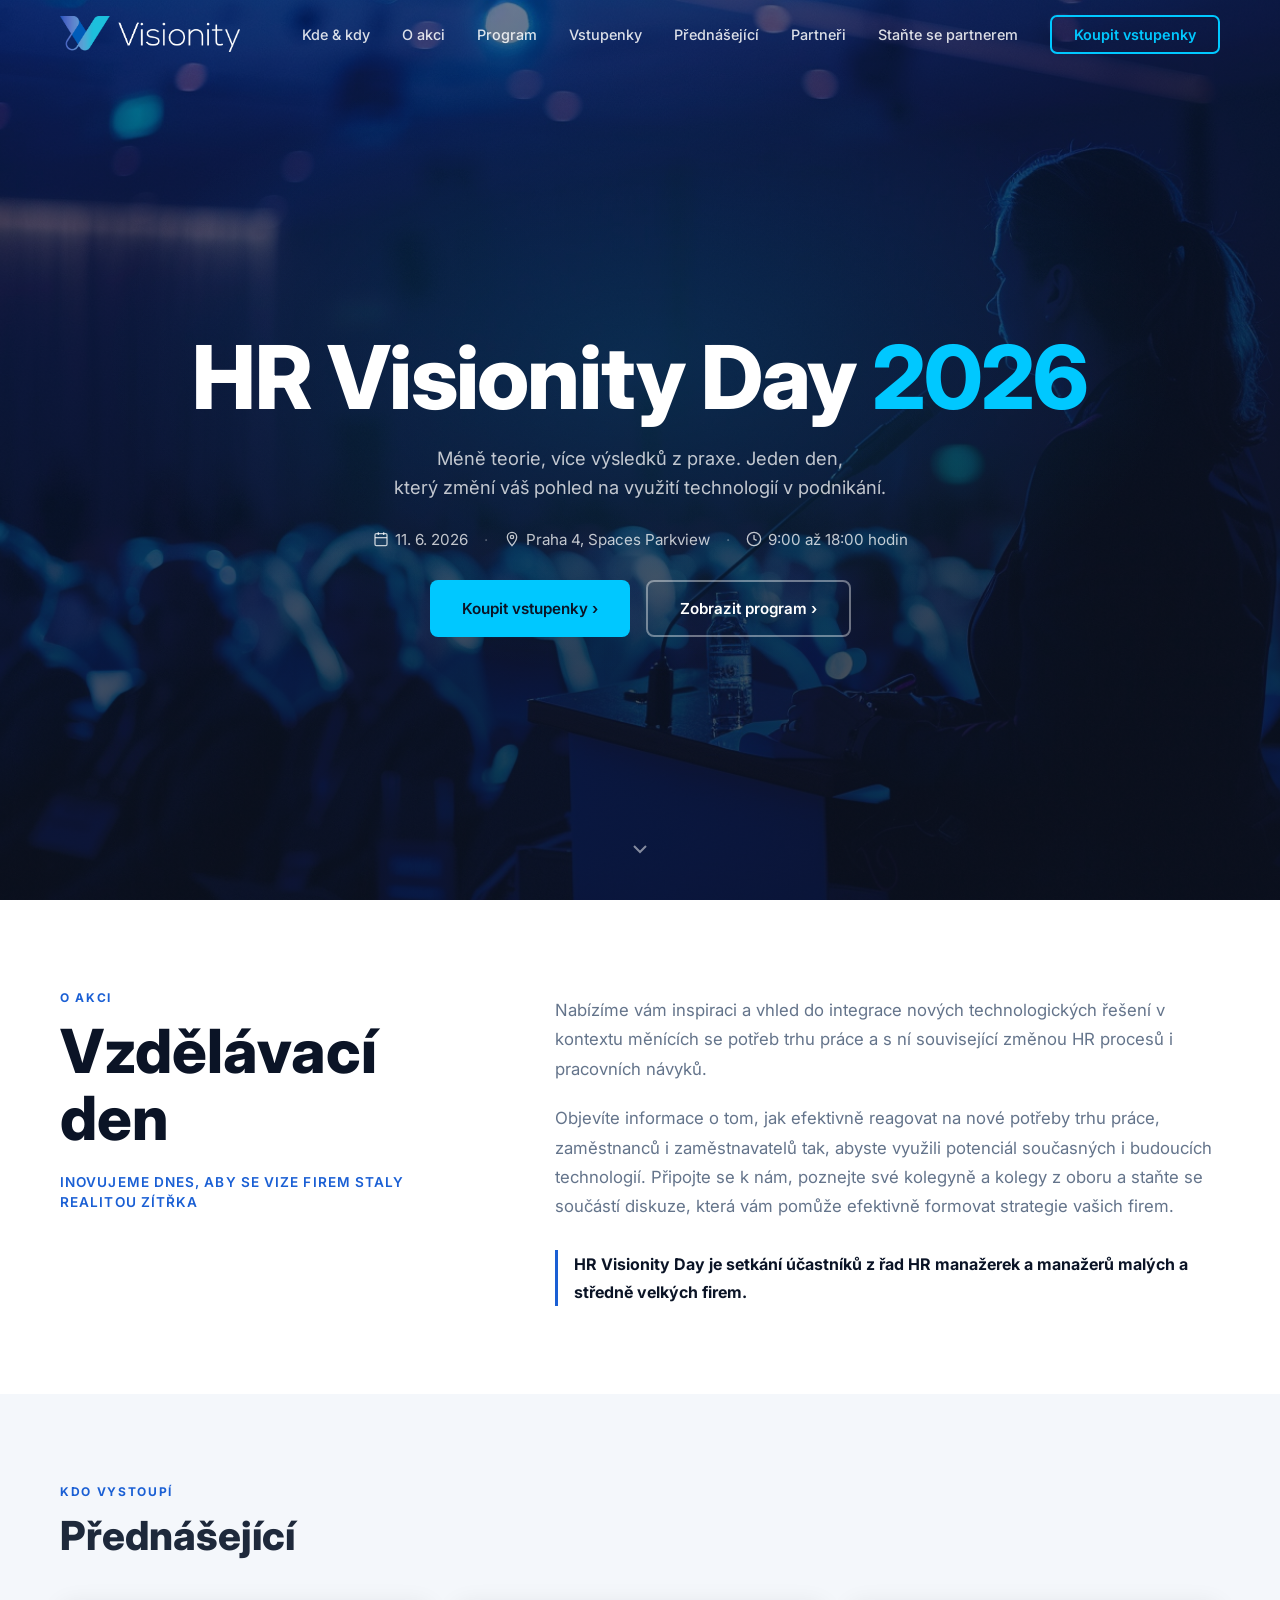
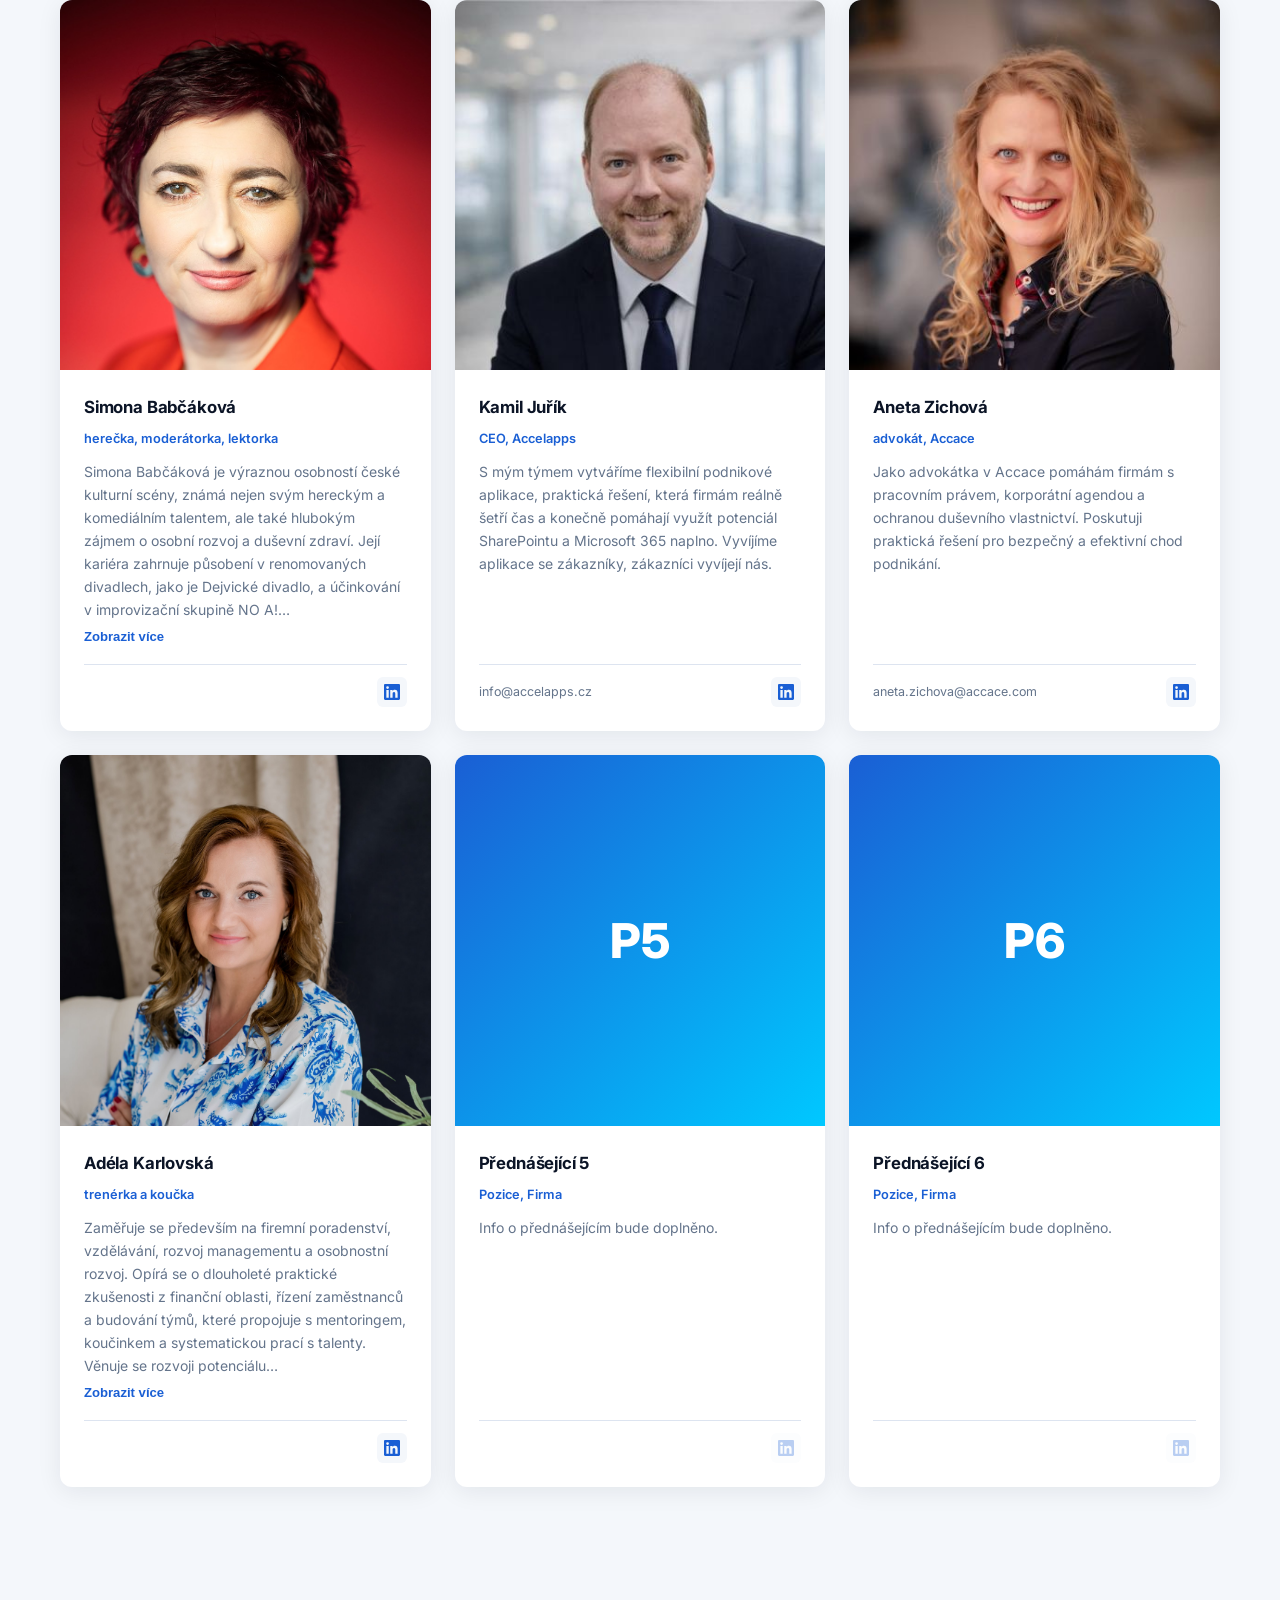
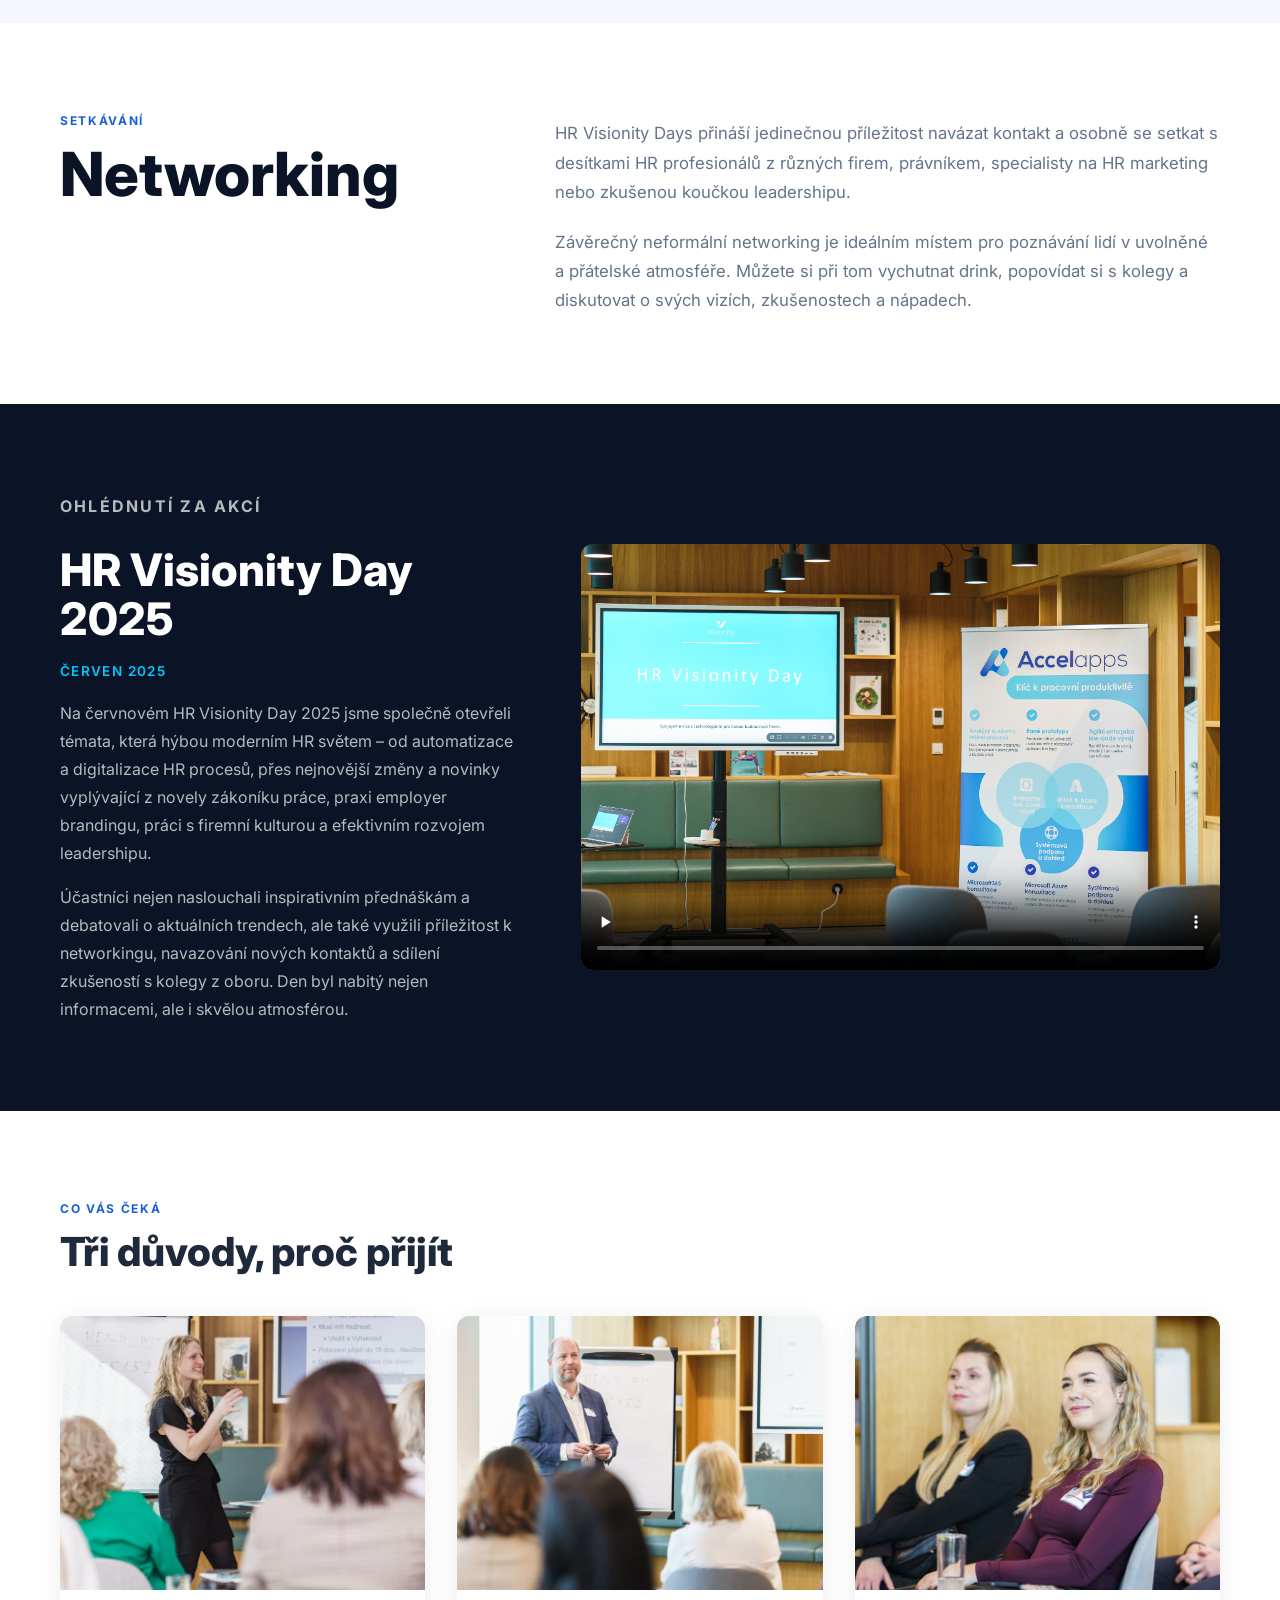
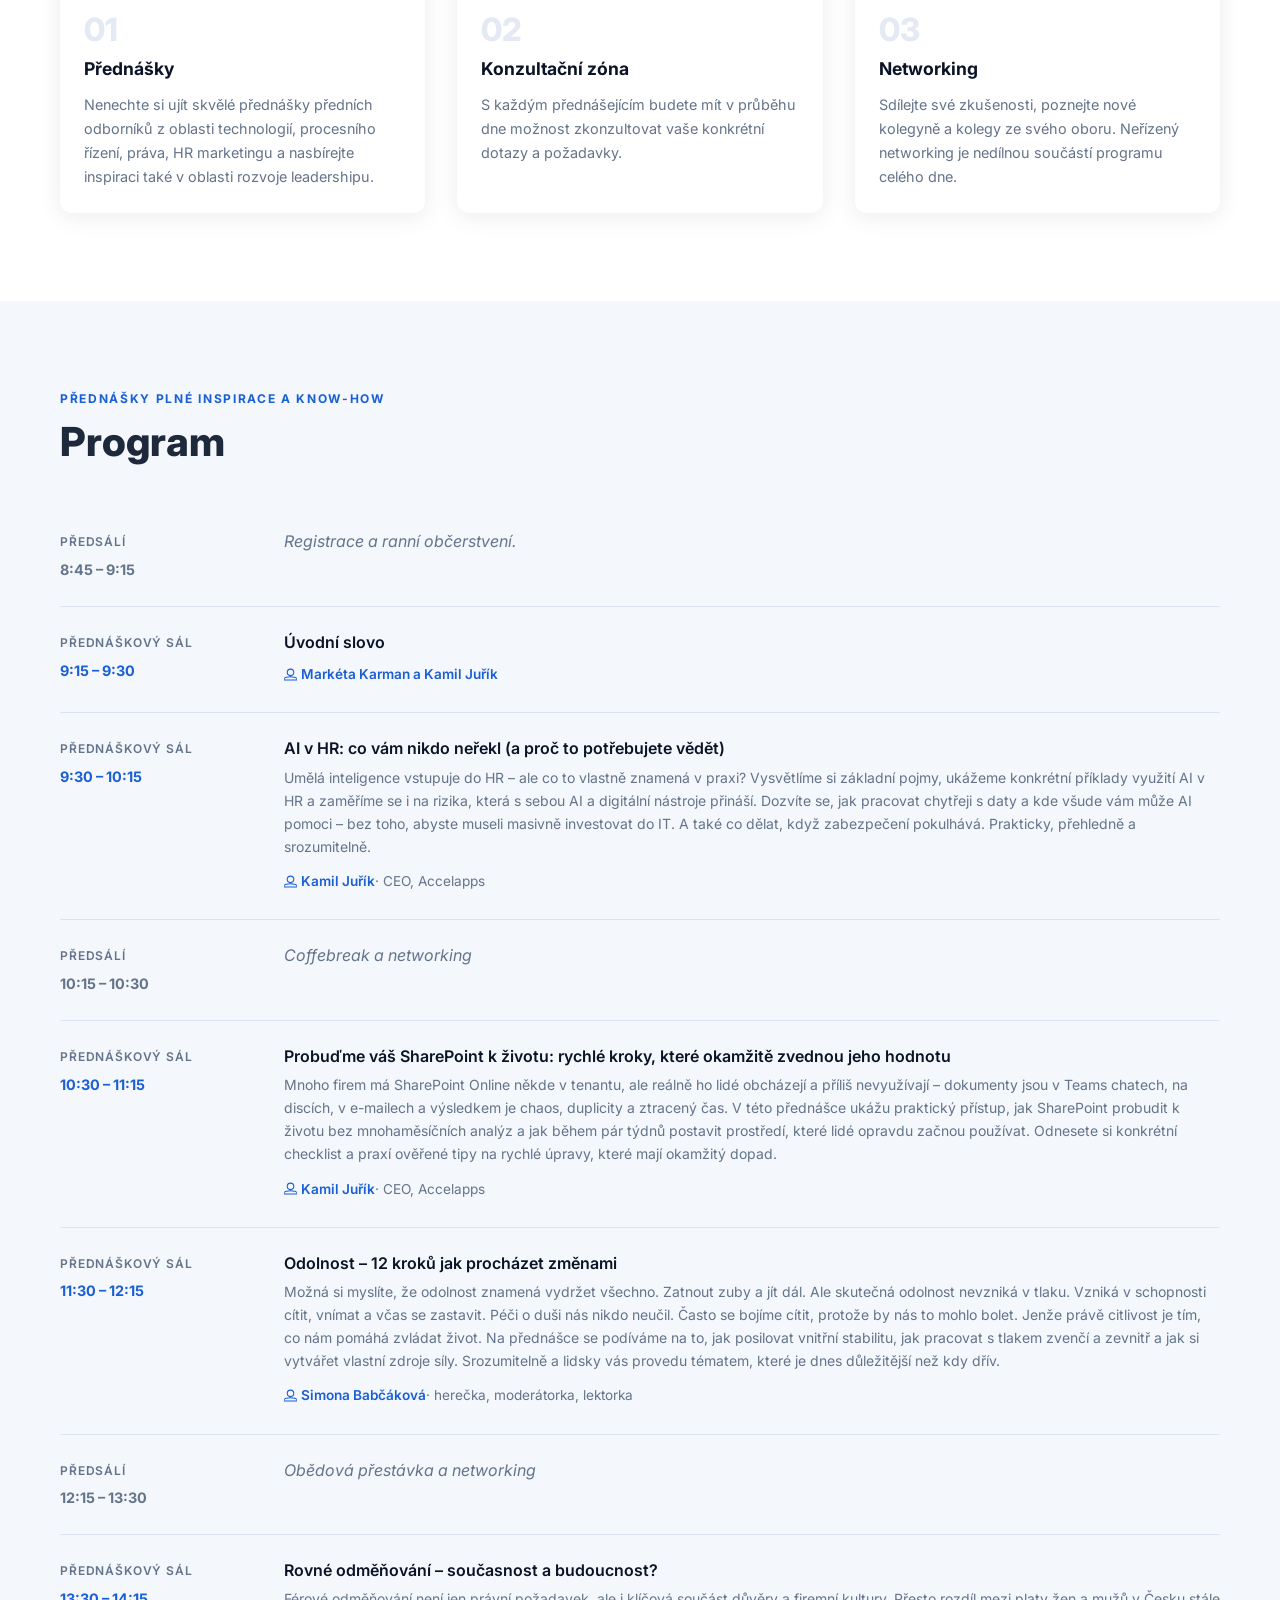
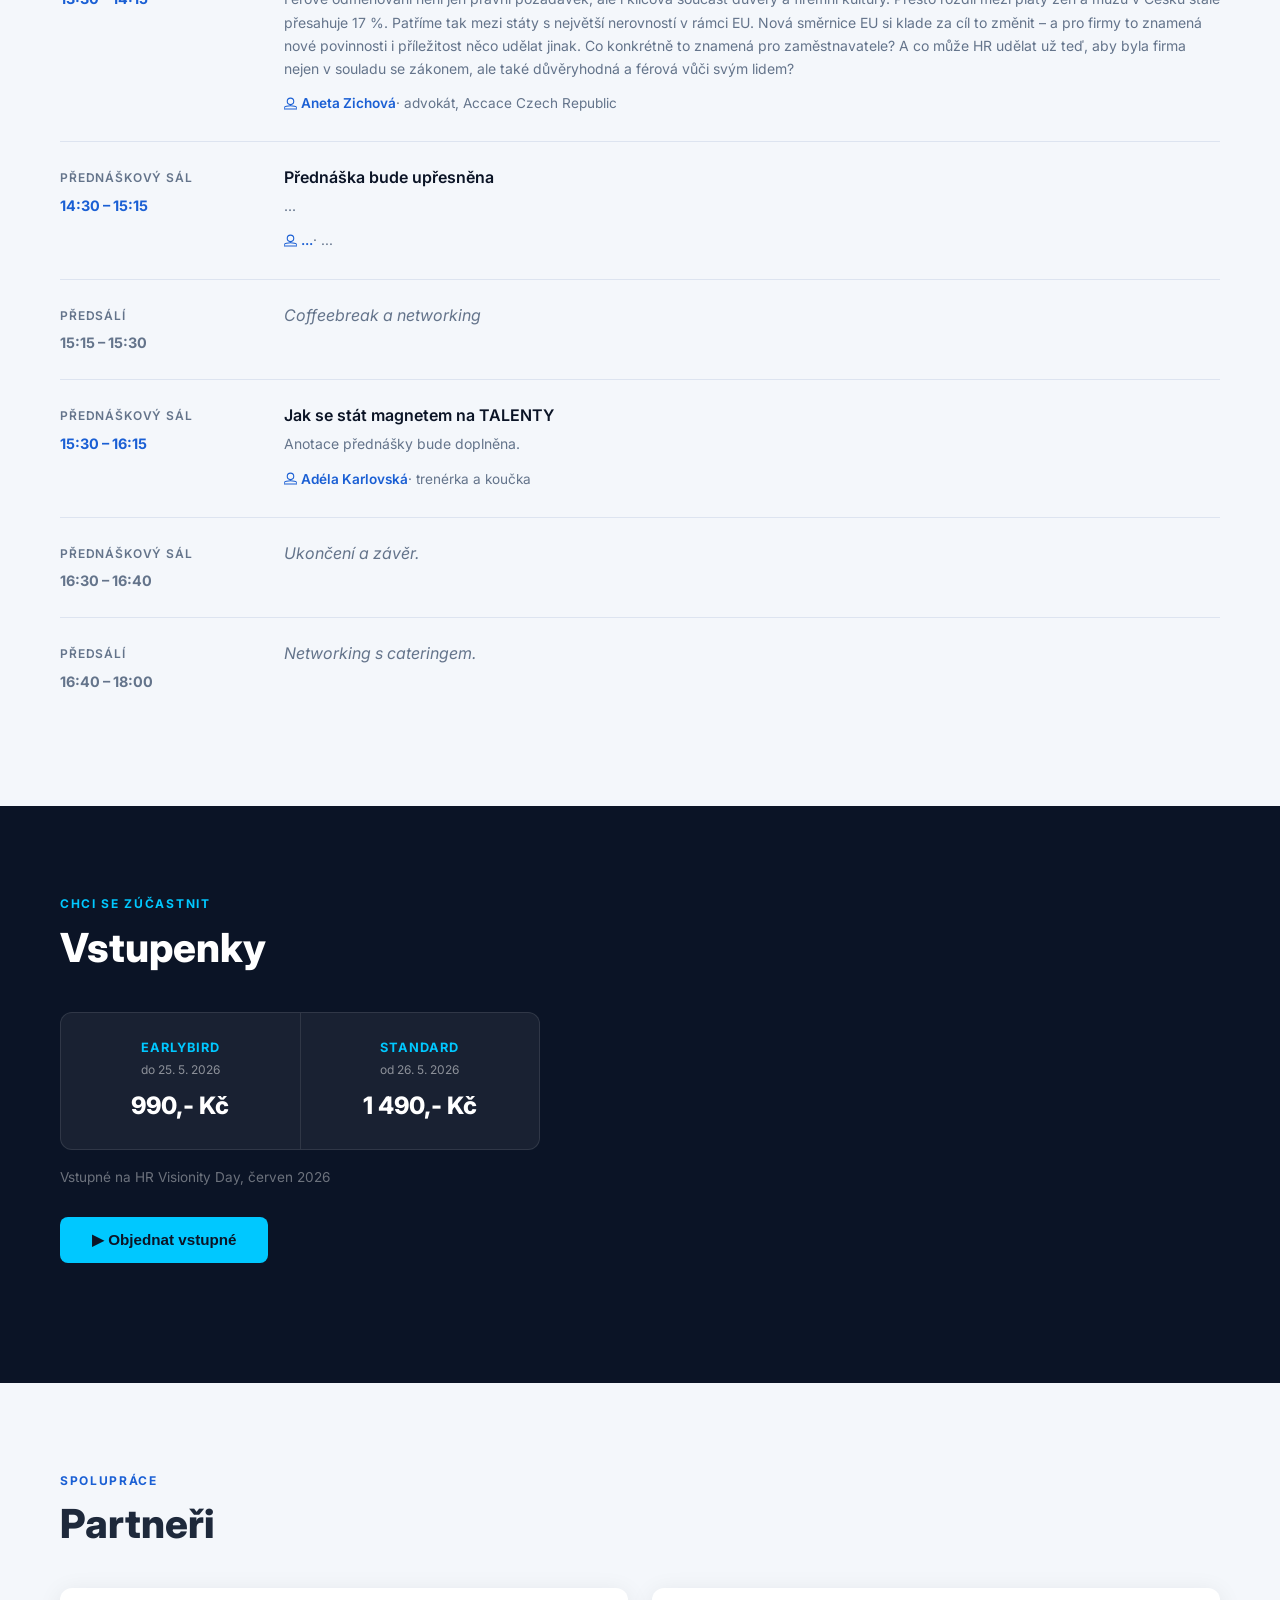
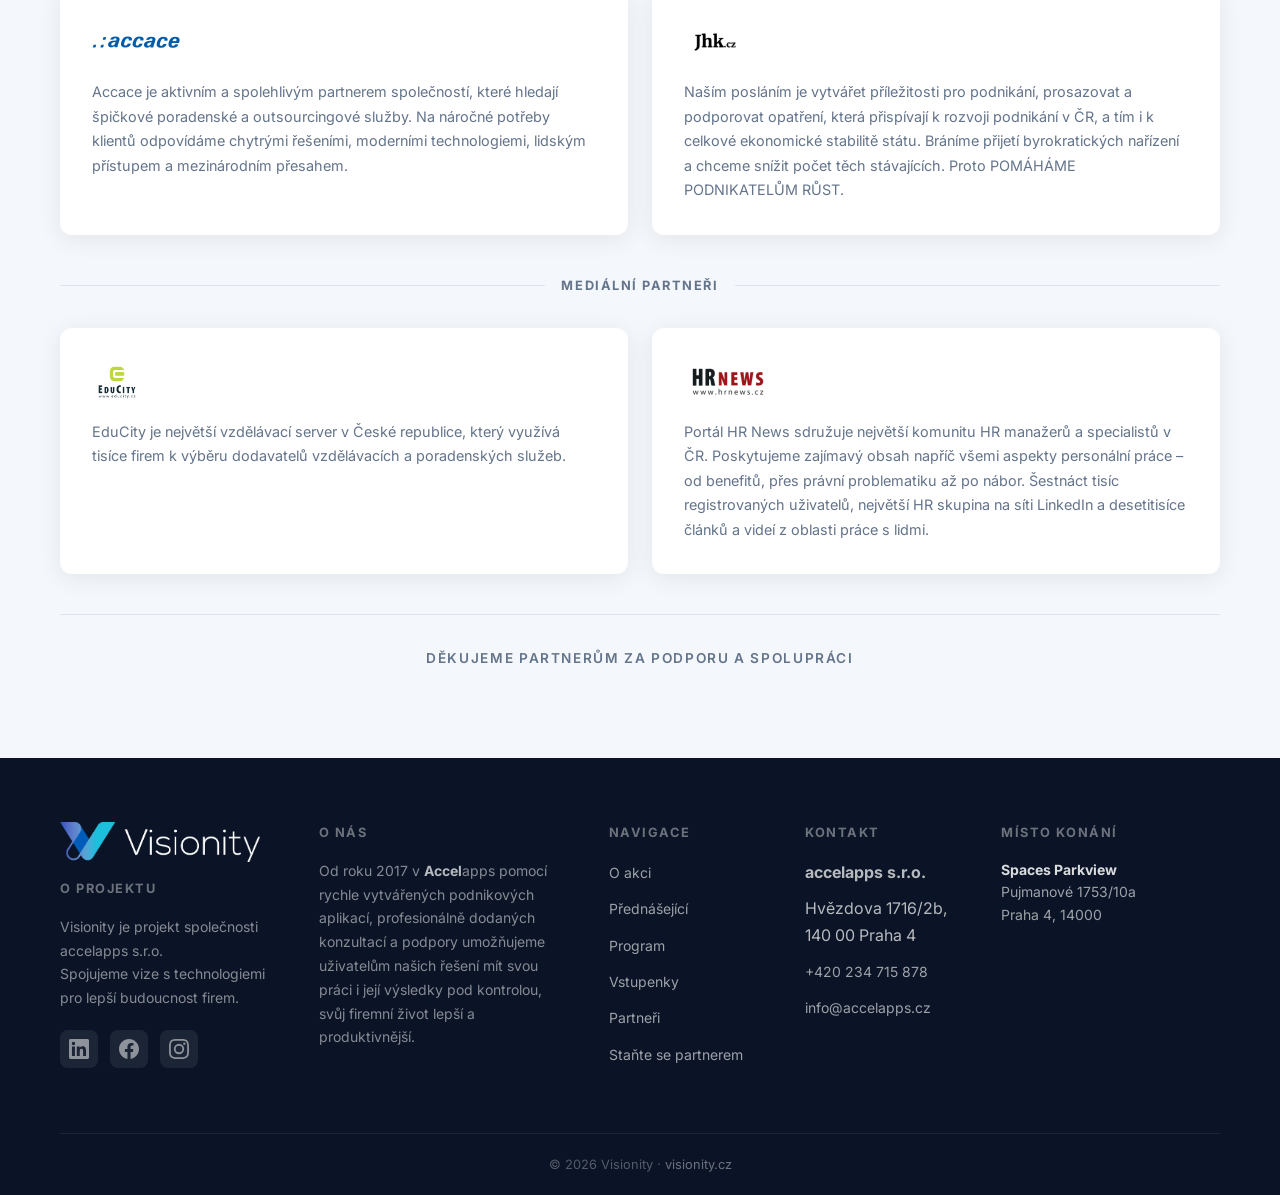
<file: index.html>
<!DOCTYPE html>
<html lang="cs">
<head>
  <meta charset="UTF-8">
  <meta name="viewport" content="width=device-width, initial-scale=1.0">
  <title>HR Visionity Day 2026</title>
  <meta name="description" content="Největší česká konference pro HR profesionály. 11. 6. 2026 · Praha · 9:00–18:00">
  <link rel="icon" type="image/png" href="images/logo.png">
  <link rel="preconnect" href="https://fonts.googleapis.com">
  <link href="https://fonts.googleapis.com/css2?family=Inter:wght@300;400;500;600;700;800&display=swap" rel="stylesheet">
  <link rel="stylesheet" href="style.css">
</head>
<body>

<!-- ========== NAVIGACE ========== -->
<nav id="navbar">
  <div class="nav-inner">
    <a href="#uvod" class="nav-logo">
      <img src="images/logo.png" alt="Visionity" height="36">
    </a>
    <button class="nav-burger" id="navBurger" aria-label="Otevřít menu">
      <span></span><span></span><span></span>
    </button>
    <ul class="nav-links" id="navLinks">
      <li><a href="#uvod">Kde & kdy</a></li>
      <li><a href="#o-akci">O akci</a></li>
      <li><a href="#program">Program</a></li>
      <li><a href="#vstupenky">Vstupenky</a></li>
      <li><a href="#prednaselici">Přednášející</a></li>
      <li><a href="#partneri">Partneři</a></li>
      <li><a href="partnerstvi.html">Staňte se partnerem</a></li>
      <li><a href="#vstupenky" class="btn-nav">Koupit vstupenky</a></li>
    </ul>
  </div>
</nav>

<!-- ========== HERO ========== -->
<section id="uvod" class="hero">
  <div class="hero-bg"></div>
  <div class="hero-content">
    <h1 class="hero-title">HR Visionity Day <span class="hero-year">2026</span></h1>
    <p class="hero-subtitle">Méně teorie, více výsledků z praxe. Jeden den,<br>který změní váš pohled na využití technologií v podnikání.</p>
    <div class="hero-info">
      <span>
        <svg width="16" height="16" fill="none" stroke="currentColor" stroke-width="2" viewBox="0 0 24 24"><rect x="3" y="4" width="18" height="18" rx="2"/><line x1="16" y1="2" x2="16" y2="6"/><line x1="8" y1="2" x2="8" y2="6"/><line x1="3" y1="10" x2="21" y2="10"/></svg>
        11. 6. 2026
      </span>
      <span class="sep">·</span>
      <span>
        <svg width="16" height="16" fill="none" stroke="currentColor" stroke-width="2" viewBox="0 0 24 24"><path d="M12 2C8.13 2 5 5.13 5 9c0 5.25 7 13 7 13s7-7.75 7-13c0-3.87-3.13-7-7-7z"/><circle cx="12" cy="9" r="2.5"/></svg>
        Praha 4, Spaces Parkview
      </span>
      <span class="sep">·</span>
      <span>
        <svg width="16" height="16" fill="none" stroke="currentColor" stroke-width="2" viewBox="0 0 24 24"><circle cx="12" cy="12" r="10"/><polyline points="12 6 12 12 16 14"/></svg>
        9:00 až 18:00 hodin
      </span>
    </div>
    <div class="hero-btns">
      <a href="#vstupenky" class="btn btn-primary">Koupit vstupenky &rsaquo;</a>
      <a href="#program" class="btn btn-outline">Zobrazit program &rsaquo;</a>
    </div>
  </div>
  <a href="#o-akci" class="hero-scroll" aria-label="Scrollovat dolů">
    <svg width="24" height="24" fill="none" stroke="currentColor" stroke-width="2" viewBox="0 0 24 24"><polyline points="6 9 12 15 18 9"/></svg>
  </a>
</section>

<!-- ========== O AKCI ========== -->
<section id="o-akci" class="section section-white">
  <div class="container about-grid">
    <div class="about-left">
      <p class="section-eyebrow">O akci</p>
      <h2 class="about-title">Vzdělávací<br>den</h2>
      <p class="about-claim">Inovujeme dnes, aby se vize firem staly realitou zítřka</p>
    </div>
    <div class="about-right">
      <p>Nabízíme vám inspiraci a vhled do integrace nových technologických řešení v kontextu měnících se potřeb trhu práce a s ní související změnou HR procesů i pracovních návyků.</p>
      <p>Objevíte informace o tom, jak efektivně reagovat na nové potřeby trhu práce, zaměstnanců i zaměstnavatelů tak, abyste využili potenciál současných i budoucích technologií. Připojte se k nám, poznejte své kolegyně a kolegy z oboru a staňte se součástí diskuze, která vám pomůže efektivně formovat strategie vašich firem.</p>
      <p class="about-highlight">HR Visionity Day je setkání účastníků z řad HR manažerek a manažerů malých a středně velkých firem.</p>
    </div>
  </div>
</section>

<!-- ========== PŘEDNÁŠEJÍCÍ ========== -->
<section id="prednaselici" class="section section-light">
  <div class="container">
    <p class="section-eyebrow">Kdo vystoupí</p>
    <h2 class="section-title">Přednášející</h2>
    <div class="speakers-grid" id="speakersGrid">
      <!-- Načítáno dynamicky z data/speakers.json -->
    </div>
    <p class="speakers-note" id="networkingNote"></p>
  </div>
</section>

<!-- ========== NETWORKING ========== -->
<section id="networking" class="section section-white">
  <div class="container about-grid">
    <div class="about-left">
      <p class="section-eyebrow">Setkávání</p>
      <h2 class="about-title">Networ&shy;king</h2>
    </div>
    <div class="about-right">
      <p>HR Visionity Days přináší jedinečnou příležitost navázat kontakt a osobně se setkat s desítkami HR profesionálů z různých firem, právníkem, specialisty na HR marketing nebo zkušenou koučkou leadershipu.</p>
      <p>Závěrečný neformální networking je ideálním místem pro poznávání lidí v uvolněné a přátelské atmosféře. Můžete si při tom vychutnat drink, popovídat si s kolegy a diskutovat o svých vizích, zkušenostech a nápadech.</p>
    </div>
  </div>
</section>

<!-- ========== PŘEDCHOZÍ ROČNÍK ========== -->
<section id="predchozi" class="section section-dark">
  <div class="container previous-grid">
    <div class="previous-text">
      <p class="section-eyebrow">Ohlédnutí za akcí</p>
      <h2 class="previous-title">HR Visionity Day 2025</h2>
      <p class="previous-date">Červen 2025</p>
      <p>Na červnovém HR Visionity Day 2025 jsme společně otevřeli témata, která hýbou moderním HR světem – od automatizace a digitalizace HR procesů, přes nejnovější změny a novinky vyplývající z novely zákoníku práce, praxi employer brandingu, práci s firemní kulturou a efektivním rozvojem leadershipu.</p>
      <p>Účastníci nejen naslouchali inspirativním přednáškám a debatovali o aktuálních trendech, ale také využili příležitost k networkingu, navazování nových kontaktů a sdílení zkušeností s kolegy z oboru. Den byl nabitý nejen informacemi, ale i skvělou atmosférou.</p>
    </div>
    <div class="previous-video">
      <video
        controls
        preload="none"
        poster="images/video-poster.jpg"
        style="width:100%;border-radius:12px;display:block;">
        <source src="https://cdn.accelapps.cz/media/visionity/HRVisionityDay_cerven_2025_low_q.mp4" type="video/mp4">
      </video>
    </div>
  </div>
</section>

<!-- ========== 3 PILÍŘE ========== -->
<section id="pilire" class="section section-white">
  <div class="container">
    <p class="section-eyebrow">Co vás čeká</p>
    <h2 class="section-title">Tři důvody, proč přijít</h2>
    <div class="pillars-grid">

      <div class="pillar">
        <div class="pillar-image">
          <img src="images/pillar-prednasky.jpg" alt="Přednášky" onerror="this.parentElement.classList.add('img-placeholder')">
        </div>
        <div class="pillar-body">
          <span class="pillar-number">01</span>
          <h3 class="pillar-title">Přednášky</h3>
          <p>Nenechte si ujít skvělé přednášky předních odborníků z oblasti technologií, procesního řízení, práva, HR marketingu a nasbírejte inspiraci také v oblasti rozvoje leadershipu.</p>
        </div>
      </div>

      <div class="pillar">
        <div class="pillar-image">
          <img src="images/pillar-konzultace.jpg" alt="Konzultační zóna" onerror="this.parentElement.classList.add('img-placeholder')">
        </div>
        <div class="pillar-body">
          <span class="pillar-number">02</span>
          <h3 class="pillar-title">Konzultační zóna</h3>
          <p>S každým přednášejícím budete mít v průběhu dne možnost zkonzultovat vaše konkrétní dotazy a požadavky.</p>
        </div>
      </div>

      <div class="pillar">
        <div class="pillar-image">
          <img src="images/pillar-networking.jpg" alt="Networking" onerror="this.parentElement.classList.add('img-placeholder')">
        </div>
        <div class="pillar-body">
          <span class="pillar-number">03</span>
          <h3 class="pillar-title">Networking</h3>
          <p>Sdílejte své zkušenosti, poznejte nové kolegyně a kolegy ze svého oboru. Neřízený networking je nedílnou součástí programu celého dne.</p>
        </div>
      </div>

    </div>
  </div>
</section>

<!-- ========== PROGRAM ========== -->
<section id="program" class="section section-light">
  <div class="container">
    <p class="section-eyebrow">Přednášky plné inspirace a know-how</p>
    <h2 class="section-title">Program</h2>
    <div class="program-list" id="programList">
      <!-- Načítáno dynamicky z data/program.json -->
    </div>
  </div>
</section>

<!-- ========== VSTUPENKY / REGISTRACE ========== -->
<section id="vstupenky" class="section section-dark">
  <div class="container">
    <p class="section-eyebrow">Chci se zúčastnit</p>
    <h2 class="section-title">Vstupenky</h2>
    <div class="tickets-pricing">
      <div class="tickets-price-card">
        <p class="tickets-label">EarlyBird <span>do 25. 5. 2026</span></p>
        <p class="tickets-amount">990,- Kč</p>
      </div>
      <div class="tickets-price-divider"></div>
      <div class="tickets-price-card">
        <p class="tickets-label">Standard <span>od 26. 5. 2026</span></p>
        <p class="tickets-amount">1 490,- Kč</p>
      </div>
    </div>
    <p class="tickets-note">Vstupné na HR Visionity Day, červen 2026</p>
    <button class="btn btn-primary tickets-toggle" id="ticketsToggle" aria-expanded="false">
      &#9654; Objednat vstupné
    </button>
    <div class="tickets-wrapper" id="ticketsForm" hidden>
      <iframe
        src="https://forms.zohopublic.eu/accelapps/form/EventRegistrationForm/formperma/_I7FiFcCLAxU2O5PSYxF9mDIDXsZXqBpZq67WlxyQTA"
        width="100%"
        height="1250"
        frameborder="0"
        scrolling="yes"
        title="Registrační formulář HR Visionity Day 2026"
        loading="lazy">
      </iframe>
    </div>
  </div>
</section>

<!-- ========== PARTNEŘI ========== -->
<section id="partneri" class="section section-light">
  <div class="container">
    <p class="section-eyebrow">Spolupráce</p>
    <h2 class="section-title">Partneři</h2>
    <div class="partners-grid">
      <div class="partner-card">
        <div class="partner-logo">
          <img src="images/partners/accace.png" alt="Accace" onerror="this.parentElement.classList.add('logo-text');this.outerHTML='<span>.:accace</span>'">
        </div>
        <p class="partner-desc">Accace je aktivním a spolehlivým partnerem společností, které hledají špičkové poradenské a outsourcingové služby. Na náročné potřeby klientů odpovídáme chytrými řešeními, moderními technologiemi, lidským přístupem a mezinárodním přesahem.</p>
      </div>
      <div class="partner-card">
        <div class="partner-logo">
          <img src="images/partners/jhk.png" alt="JHK.cz" onerror="this.parentElement.classList.add('logo-text');this.outerHTML='<span>Jhk.cz</span>'">
        </div>
        <p class="partner-desc">Naším posláním je vytvářet příležitosti pro podnikání, prosazovat a podporovat opatření, která přispívají k rozvoji podnikání v ČR, a tím i k celkové ekonomické stabilitě státu. Bráníme přijetí byrokratických nařízení a chceme snížit počet těch stávajících. Proto POMÁHÁME PODNIKATELŮM RŮST.</p>
      </div>
    </div>

    <div class="partners-divider">
      <span>Mediální partneři</span>
    </div>

    <div class="partners-grid">
      <div class="partner-card">
        <div class="partner-logo">
          <img src="images/partners/educity.png" alt="EduCity" onerror="this.parentElement.classList.add('logo-text');this.outerHTML='<span>EduCity</span>'">
        </div>
        <p class="partner-desc">EduCity je největší vzdělávací server v České republice, který využívá tisíce firem k výběru dodavatelů vzdělávacích a poradenských služeb.</p>
      </div>
      <div class="partner-card">
        <div class="partner-logo">
          <img src="images/partners/hrnews.png" alt="HR News" onerror="this.parentElement.classList.add('logo-text');this.outerHTML='<span>HRNews</span>'">
        </div>
        <p class="partner-desc">Portál HR News sdružuje největší komunitu HR manažerů a specialistů v ČR. Poskytujeme zajímavý obsah napříč všemi aspekty personální práce – od benefitů, přes právní problematiku až po nábor. Šestnáct tisíc registrovaných uživatelů, největší HR skupina na síti LinkedIn a desetitisíce článků a videí z oblasti práce s lidmi.</p>
      </div>
    </div>

    <p class="partners-thanks">Děkujeme partnerům za podporu a spolupráci</p>
  </div>
</section>

<!-- ========== FOOTER ========== -->
<footer id="kontakt">
  <div class="footer-inner">
    <div class="footer-col footer-brand">
      <img src="images/logo.png" alt="Visionity" height="40">
      <h4>O projektu</h4>
      <p>Visionity je projekt společnosti accelapps s.r.o.</p>
      <p>Spojujeme vize s technologiemi pro lepší budoucnost firem.</p>
      <div class="footer-social">
        <!-- ⚠️ DOPLNIT: URL sociálních sítí -->
        <a href="#" aria-label="LinkedIn">
          <svg width="20" height="20" fill="currentColor" viewBox="0 0 24 24"><path d="M20.447 20.452h-3.554v-5.569c0-1.328-.027-3.037-1.852-3.037-1.853 0-2.136 1.445-2.136 2.939v5.667H9.351V9h3.414v1.561h.046c.477-.9 1.637-1.85 3.37-1.85 3.601 0 4.267 2.37 4.267 5.455v6.286zM5.337 7.433a2.062 2.062 0 01-2.063-2.065 2.064 2.064 0 112.063 2.065zm1.782 13.019H3.555V9h3.564v11.452zM22.225 0H1.771C.792 0 0 .774 0 1.729v20.542C0 23.227.792 24 1.771 24h20.451C23.2 24 24 23.227 24 22.271V1.729C24 .774 23.2 0 22.222 0h.003z"/></svg>
        </a>
        <a href="#" aria-label="Facebook">
          <svg width="20" height="20" fill="currentColor" viewBox="0 0 24 24"><path d="M24 12.073c0-6.627-5.373-12-12-12s-12 5.373-12 12c0 5.99 4.388 10.954 10.125 11.854v-8.385H7.078v-3.47h3.047V9.43c0-3.007 1.792-4.669 4.533-4.669 1.312 0 2.686.235 2.686.235v2.953H15.83c-1.491 0-1.956.925-1.956 1.874v2.25h3.328l-.532 3.47h-2.796v8.385C19.612 23.027 24 18.062 24 12.073z"/></svg>
        </a>
        <a href="#" aria-label="Instagram">
          <svg width="20" height="20" fill="currentColor" viewBox="0 0 24 24"><path d="M12 2.163c3.204 0 3.584.012 4.85.07 3.252.148 4.771 1.691 4.919 4.919.058 1.265.069 1.645.069 4.849 0 3.205-.012 3.584-.069 4.849-.149 3.225-1.664 4.771-4.919 4.919-1.266.058-1.644.07-4.85.07-3.204 0-3.584-.012-4.849-.07-3.26-.149-4.771-1.699-4.919-4.92-.058-1.265-.07-1.644-.07-4.849 0-3.204.013-3.583.07-4.849.149-3.227 1.664-4.771 4.919-4.919 1.266-.057 1.645-.069 4.849-.069zm0-2.163c-3.259 0-3.667.014-4.947.072-4.358.2-6.78 2.618-6.98 6.98-.059 1.281-.073 1.689-.073 4.948 0 3.259.014 3.668.072 4.948.2 4.358 2.618 6.78 6.98 6.98 1.281.058 1.689.072 4.948.072 3.259 0 3.668-.014 4.948-.072 4.354-.2 6.782-2.618 6.979-6.98.059-1.28.073-1.689.073-4.948 0-3.259-.014-3.667-.072-4.947-.196-4.354-2.617-6.78-6.979-6.98-1.281-.059-1.69-.073-4.949-.073zm0 5.838a6.162 6.162 0 100 12.324 6.162 6.162 0 000-12.324zM12 16a4 4 0 110-8 4 4 0 010 8zm6.406-11.845a1.44 1.44 0 100 2.881 1.44 1.44 0 000-2.881z"/></svg>
        </a>
      </div>
    </div>
    <div class="footer-col">
      <h4>O nás</h4>
      <p style="font-size:.875rem;color:rgba(255,255,255,.5);line-height:1.7">Od roku 2017 v <strong style="color:rgba(255,255,255,.7)">Accel</strong>apps pomocí rychle vytvářených podnikových aplikací, profesionálně dodaných konzultací a podpory umožňujeme uživatelům našich řešení mít svou práci i její výsledky pod kontrolou, svůj firemní život lepší a produktivnější.</p>
    </div>
    <div class="footer-col">
      <h4>Navigace</h4>
      <ul>
        <li><a href="#o-akci">O akci</a></li>
        <li><a href="#prednaselici">Přednášející</a></li>
        <li><a href="#program">Program</a></li>
        <li><a href="#vstupenky">Vstupenky</a></li>
        <li><a href="#partneri">Partneři</a></li>
        <li><a href="partnerstvi.html">Staňte se partnerem</a></li>
      </ul>
    </div>
    <div class="footer-col">
      <h4>Kontakt</h4>
      <ul>
        <li><strong style="color:rgba(255,255,255,.7)">accelapps s.r.o.</strong></li>
        <li>Hvězdova 1716/2b, 140 00 Praha 4</li>
        <li><a href="tel:+420234715878">+420 234 715 878</a></li>
        <li><a href="mailto:info@accelapps.cz">info@accelapps.cz</a></li>
      </ul>
    </div>
    <div class="footer-col footer-map">
      <h4>Místo konání</h4>
      <p style="font-size:.875rem;color:rgba(255,255,255,.6);margin-bottom:12px;line-height:1.6">
        <strong style="color:rgba(255,255,255,.85)">Spaces Parkview</strong><br>
        Pujmanové 1753/10a<br>
        Praha 4, 14000
      </p>
      <iframe
        src="https://maps.google.com/maps?q=Pujmanové+1753/10a,+14000+Praha+4,+Česká+republika&output=embed&hl=cs"
        width="100%" height="140" style="border:0;border-radius:8px;opacity:.7;filter:grayscale(1)" allowfullscreen="" loading="lazy">
      </iframe>
    </div>
  </div>
  <div class="footer-bottom">
    <p>© <span id="year"></span> Visionity · <a href="https://visionity.cz">visionity.cz</a></p>
  </div>
</footer>

<script src="data/speakers.js"></script>
<script src="data/program.js"></script>
<script src="script.js"></script>
</body>
</html>
</file>
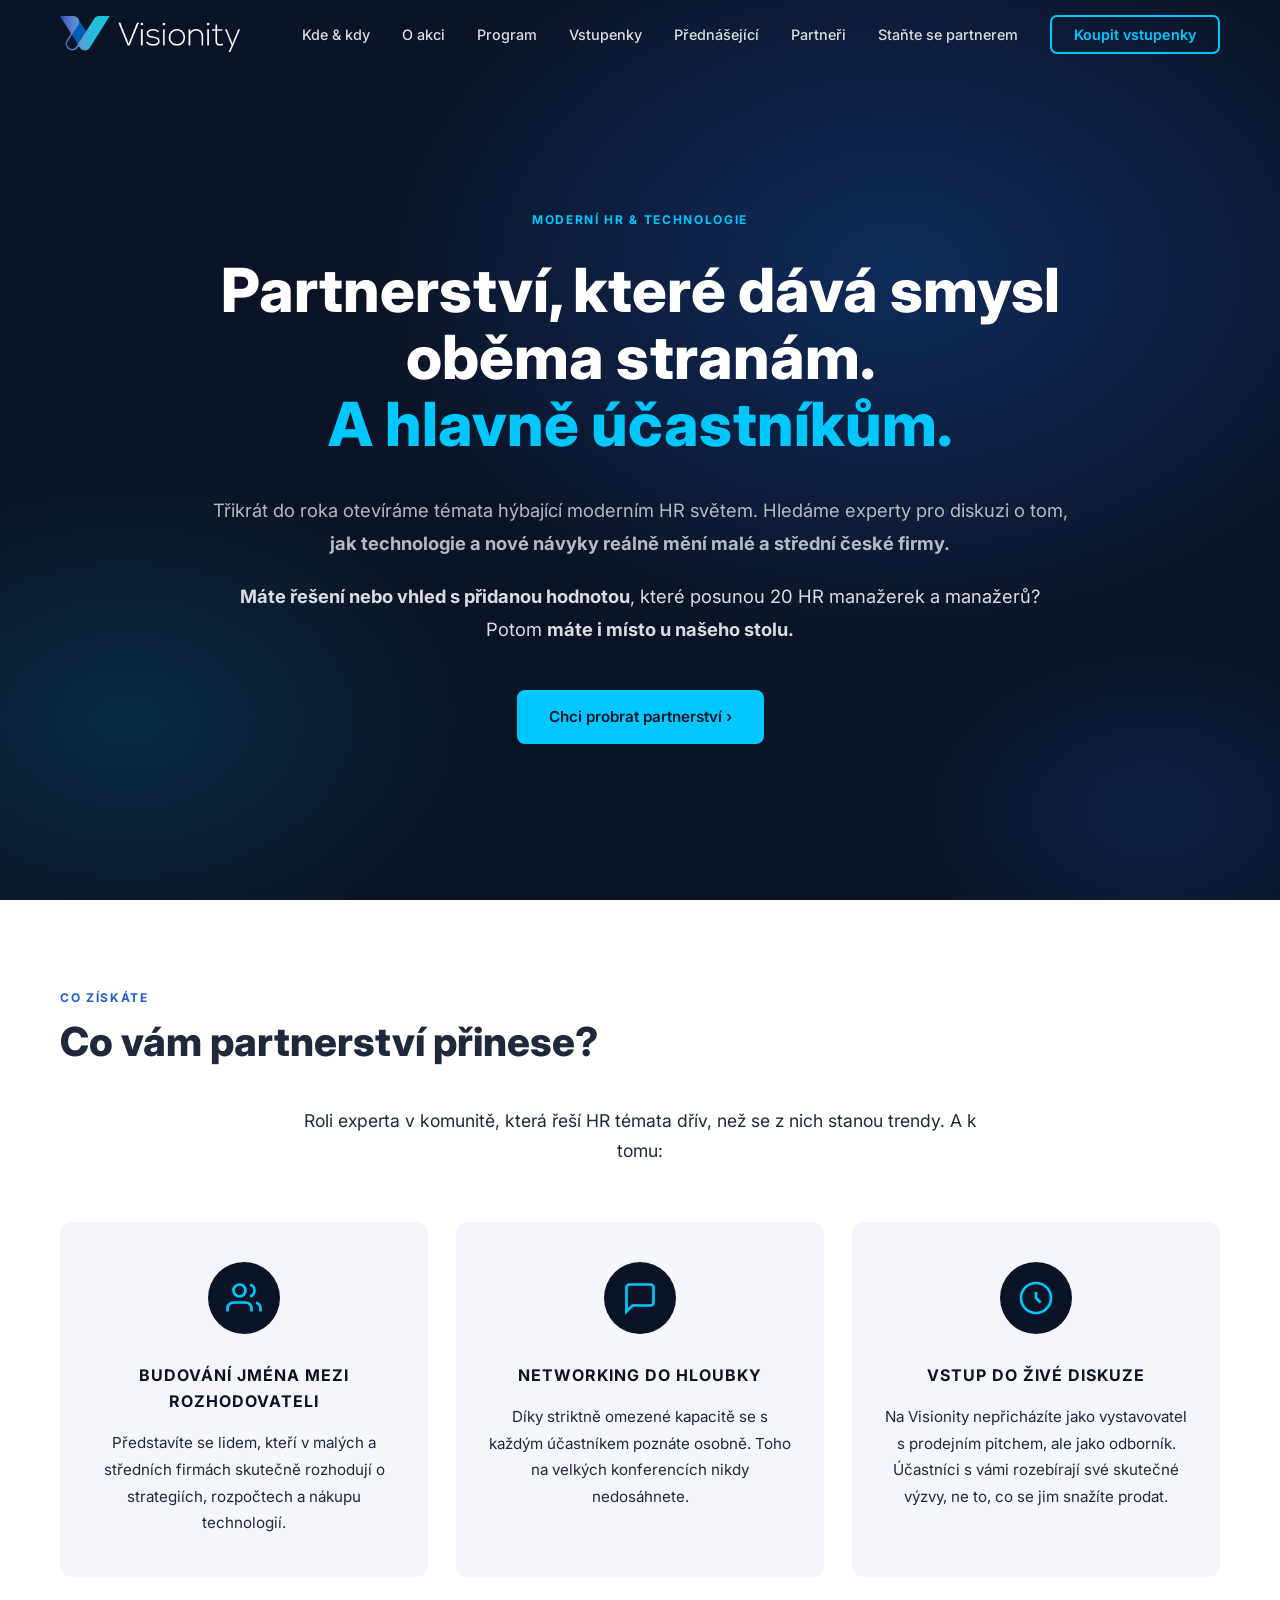
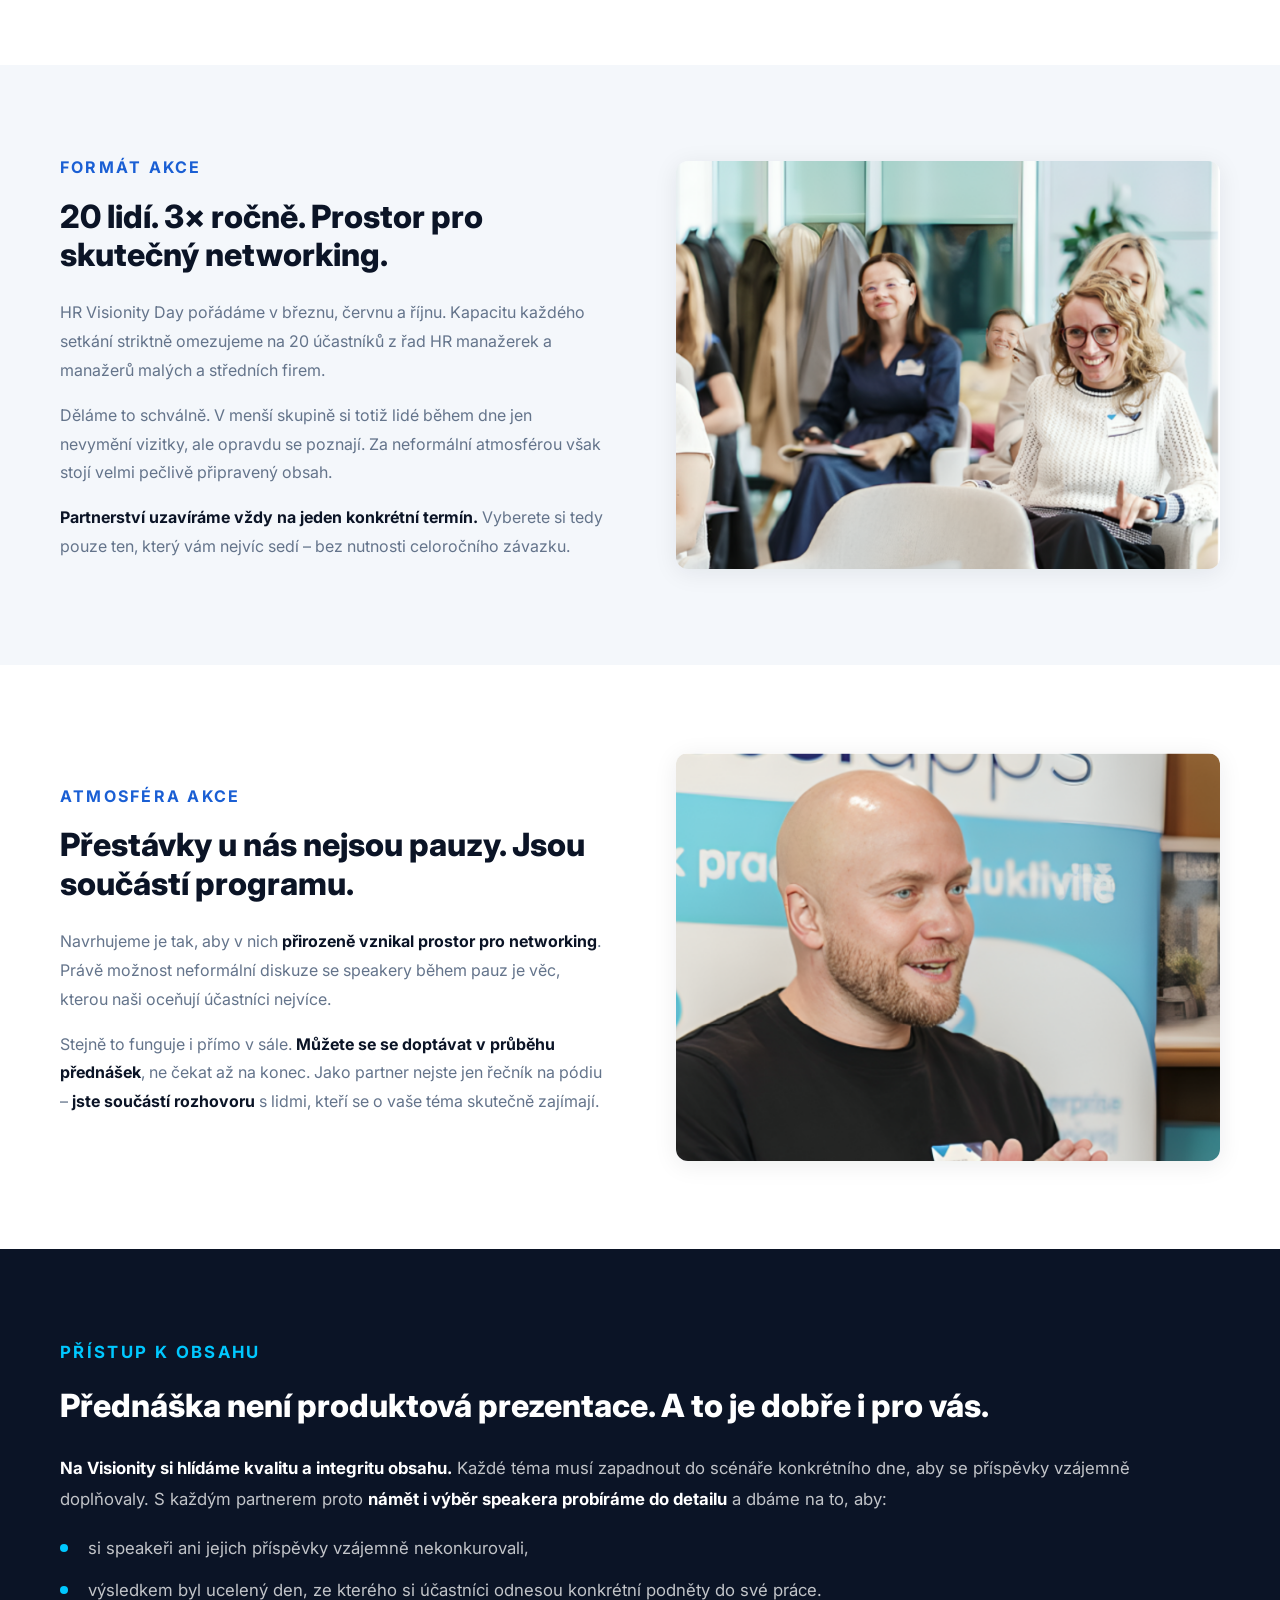
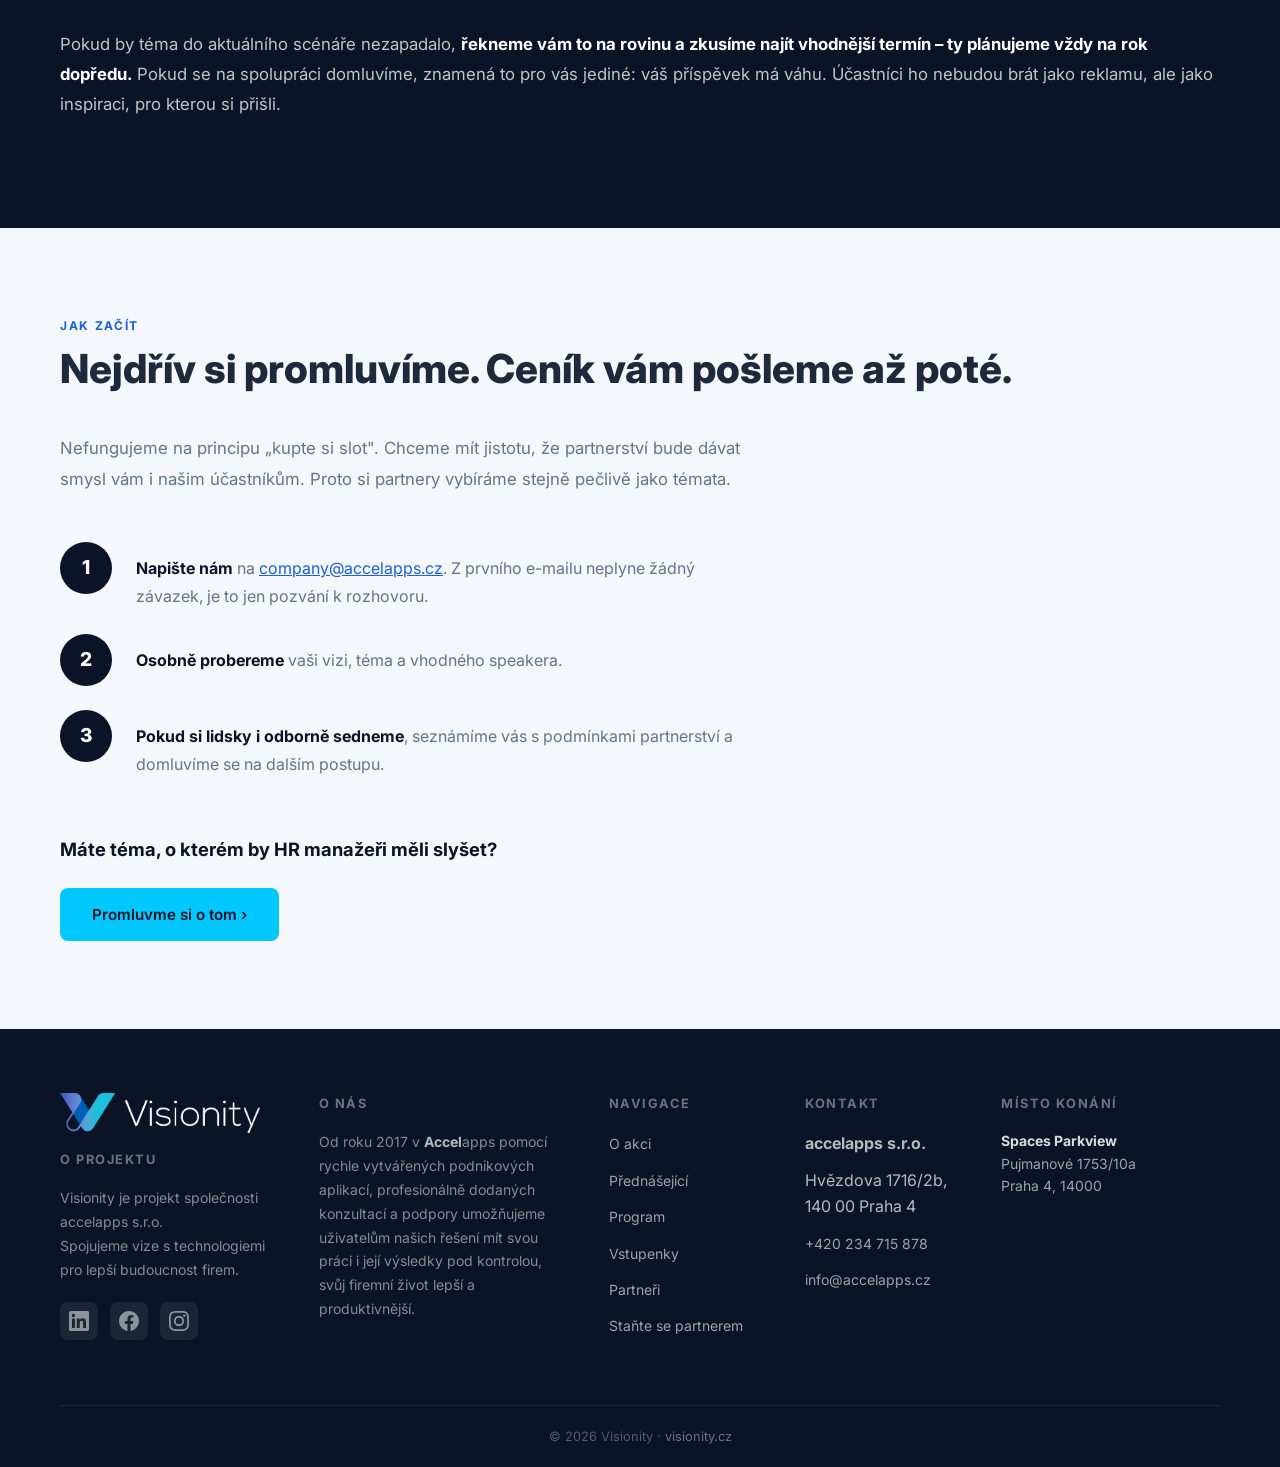
<file: partnerstvi.html>
<!DOCTYPE html>
<html lang="cs">
<head>
  <meta charset="UTF-8">
  <meta name="viewport" content="width=device-width, initial-scale=1.0">
  <title>Partnerství – HR Visionity Day</title>
  <meta name="description" content="Staňte se partnerem HR Visionity Day a budujte svou značku mezi skutečnými rozhodovacími osobami v HR.">
  <link rel="icon" type="image/png" href="images/logo.png">
  <link rel="preconnect" href="https://fonts.googleapis.com">
  <link href="https://fonts.googleapis.com/css2?family=Inter:wght@300;400;500;600;700;800&display=swap" rel="stylesheet">
  <link rel="stylesheet" href="style.css">
  <link rel="stylesheet" href="partnerstvi.css">
</head>
<body>

<!-- ========== NAVIGACE ========== -->
<nav id="navbar">
  <div class="nav-inner">
    <a href="index.html" class="nav-logo">
      <img src="images/logo.png" alt="Visionity" height="36">
    </a>
    <button class="nav-burger" id="navBurger" aria-label="Otevřít menu">
      <span></span><span></span><span></span>
    </button>
    <ul class="nav-links" id="navLinks">
      <li><a href="index.html#uvod">Kde & kdy</a></li>
      <li><a href="index.html#o-akci">O akci</a></li>
      <li><a href="index.html#program">Program</a></li>
      <li><a href="index.html#vstupenky">Vstupenky</a></li>
      <li><a href="index.html#prednaselici">Přednášející</a></li>
      <li><a href="index.html#partneri">Partneři</a></li>
      <li><a href="partnerstvi.html">Staňte se partnerem</a></li>
      <li><a href="index.html#vstupenky" class="btn-nav">Koupit vstupenky</a></li>
    </ul>
  </div>
</nav>

<!-- ========== HERO ========== -->
<section class="p-hero">
  <div class="p-hero-bg"></div>
  <div class="p-hero-content">
    <span class="p-hero-label">Moderní HR &amp; Technologie</span>
    <h1>Partnerství, které dává smysl<br>oběma stranám.<br><span>A hlavně účastníkům.</span></h1>
    <p>Třikrát do roka otevíráme témata hýbající moderním HR světem. Hledáme experty pro diskuzi o tom, <strong>jak technologie a nové návyky reálně mění malé a střední české firmy.</strong></p>
    <p class="p-hero-highlight"><strong>Máte řešení nebo vhled s přidanou hodnotou</strong>, které posunou 20 HR manažerek a manažerů? Potom <strong>máte i místo u našeho stolu.</strong></p>
    <div class="p-hero-cta">
      <a href="#kontakt-form" class="btn btn-primary">Chci probrat partnerství &rsaquo;</a>
    </div>
  </div>
</section>

<!-- ========== CO VÁM PARTNERSTVÍ PŘINESE ========== -->
<section class="section section-white p-benefits">
  <div class="container">
    <p class="section-eyebrow">Co získáte</p>
    <h2 class="section-title">Co vám partnerství přinese?</h2>
    <p class="p-benefits-intro">Roli experta v komunitě, která řeší HR témata dřív, než se z nich stanou trendy. A k tomu:</p>
    <div class="p-benefits-grid">

      <div class="p-benefit-card">
        <div class="p-benefit-icon">
          <svg width="36" height="36" fill="none" stroke="currentColor" stroke-width="1.8" viewBox="0 0 24 24">
            <path d="M17 21v-2a4 4 0 0 0-4-4H5a4 4 0 0 0-4 4v2"/>
            <circle cx="9" cy="7" r="4"/>
            <path d="M23 21v-2a4 4 0 0 0-3-3.87"/>
            <path d="M16 3.13a4 4 0 0 1 0 7.75"/>
          </svg>
        </div>
        <h3>Budování jména mezi rozhodovateli</h3>
        <p>Představíte se lidem, kteří v malých a středních firmách skutečně rozhodují o strategiích, rozpočtech a nákupu technologií.</p>
      </div>

      <div class="p-benefit-card">
        <div class="p-benefit-icon">
          <svg width="36" height="36" fill="none" stroke="currentColor" stroke-width="1.8" viewBox="0 0 24 24">
            <path d="M21 15a2 2 0 0 1-2 2H7l-4 4V5a2 2 0 0 1 2-2h14a2 2 0 0 1 2 2z"/>
          </svg>
        </div>
        <h3>Networking do hloubky</h3>
        <p>Díky striktně omezené kapacitě se s každým účastníkem poznáte osobně. Toho na velkých konferencích nikdy nedosáhnete.</p>
      </div>

      <div class="p-benefit-card">
        <div class="p-benefit-icon">
          <svg width="36" height="36" fill="none" stroke="currentColor" stroke-width="1.8" viewBox="0 0 24 24">
            <circle cx="12" cy="12" r="10"/>
            <path d="M12 8v4l3 3"/>
          </svg>
        </div>
        <h3>Vstup do živé diskuze</h3>
        <p>Na Visionity nepřicházíte jako vystavovatel s prodejním pitchem, ale jako odborník. Účastníci s vámi rozebírají své skutečné výzvy, ne to, co se jim snažíte prodat.</p>
      </div>

    </div>
  </div>
</section>

<!-- ========== 20 LIDÍ / NETWORKING ========== -->
<section class="section section-light p-split-section">
  <div class="container">
    <div class="p-split">
      <div class="p-split-text">
        <p class="section-eyebrow">Formát akce</p>
        <h2 class="p-split-title">20 lidí. 3× ročně. Prostor pro skutečný networking.</h2>
        <p>HR Visionity Day pořádáme v březnu, červnu a říjnu. Kapacitu každého setkání striktně omezujeme na 20 účastníků z řad HR manažerek a manažerů malých a středních firem.</p>
        <p>Děláme to schválně. V menší skupině si totiž lidé během dne jen nevymění vizitky, ale opravdu se poznají. Za neformální atmosférou však stojí velmi pečlivě připravený obsah.</p>
        <p><strong>Partnerství uzavíráme vždy na jeden konkrétní termín.</strong> Vyberete si tedy pouze ten, který vám nejvíc sedí – bez nutnosti celoročního závazku.</p>
      </div>
      <div class="p-split-image">
        <img src="images/partnership/p01.png" alt="Účastníci HR Visionity Day">
      </div>
    </div>
  </div>
</section>

<!-- ========== PŘESTÁVKY ========== -->
<section class="section section-white p-split-section">
  <div class="container">
    <div class="p-split p-split-reverse">
      <div class="p-split-image">
        <img src="images/partnership/p02.png" alt="Přednášející HR Visionity Day">
      </div>
      <div class="p-split-text">
        <p class="section-eyebrow">Atmosféra akce</p>
        <h2 class="p-split-title">Přestávky u nás nejsou pauzy. Jsou součástí programu.</h2>
        <p>Navrhujeme je tak, aby v nich <strong>přirozeně vznikal prostor pro networking</strong>. Právě možnost neformální diskuze se speakery během pauz je věc, kterou naši oceňují účastníci nejvíce.</p>
        <p>Stejně to funguje i přímo v sále. <strong>Můžete se se doptávat v průběhu přednášek</strong>, ne čekat až na konec. Jako partner nejste jen řečník na pódiu – <strong>jste součástí rozhovoru</strong> s lidmi, kteří se o vaše téma skutečně zajímají.</p>
      </div>
    </div>
  </div>
</section>

<!-- ========== KVALITA OBSAHU ========== -->
<section class="section section-dark p-quality">
  <div class="container">
    <p class="section-eyebrow">Přístup k obsahu</p>
    <h2 class="p-quality-title">Přednáška není produktová prezentace. A to je dobře i pro vás.</h2>
    <p><strong>Na Visionity si hlídáme kvalitu a integritu obsahu.</strong> Každé téma musí zapadnout do scénáře konkrétního dne, aby se příspěvky vzájemně doplňovaly. S každým partnerem proto <strong>námět i výběr speakera probíráme do detailu</strong> a dbáme na to, aby:</p>
    <ul class="p-quality-list">
      <li>si speakeři ani jejich příspěvky vzájemně nekonkurovali,</li>
      <li>výsledkem byl ucelený den, ze kterého si účastníci odnesou konkrétní podněty do své práce.</li>
    </ul>
    <p>Pokud by téma do aktuálního scénáře nezapadalo, <strong>řekneme vám to na rovinu a zkusíme najít vhodnější termín – ty plánujeme vždy na rok dopředu.</strong> Pokud se na spolupráci domluvíme, znamená to pro vás jediné: váš příspěvek má váhu. Účastníci ho nebudou brát jako reklamu, ale jako inspiraci, pro kterou si přišli.</p>
  </div>
</section>

<!-- ========== JAK TO PROBÍHÁ / CTA ========== -->
<section class="section section-light p-contact" id="kontakt-form">
  <div class="container">
    <p class="section-eyebrow">Jak začít</p>
    <h2 class="section-title">Nejdřív si promluvíme. Ceník vám pošleme až poté.</h2>
    <p class="p-contact-intro">Nefungujeme na principu „kupte si slot". Chceme mít jistotu, že partnerství bude dávat smysl vám i našim účastníkům. Proto si partnery vybíráme stejně pečlivě jako témata.</p>

    <div class="p-steps">
      <div class="p-step">
        <div class="p-step-num">1</div>
        <div class="p-step-body">
          <p><strong>Napište nám</strong> na <a href="mailto:company@accelapps.cz">company@accelapps.cz</a>. Z prvního e-mailu neplyne žádný závazek, je to jen pozvání k rozhovoru.</p>
        </div>
      </div>
      <div class="p-step">
        <div class="p-step-num">2</div>
        <div class="p-step-body">
          <p><strong>Osobně probereme</strong> vaši vizi, téma a vhodného speakera.</p>
        </div>
      </div>
      <div class="p-step">
        <div class="p-step-num">3</div>
        <div class="p-step-body">
          <p><strong>Pokud si lidsky i odborně sedneme</strong>, seznámíme vás s podmínkami partnerství a domluvíme se na dalším postupu.</p>
        </div>
      </div>
    </div>

    <div class="p-contact-cta">
      <p class="p-contact-question">Máte téma, o kterém by HR manažeři měli slyšet?</p>
      <a href="mailto:company@accelapps.cz" class="btn btn-primary">Promluvme si o tom &rsaquo;</a>
    </div>
  </div>
</section>

<!-- ========== FOOTER ========== -->
<footer id="kontakt">
  <div class="footer-inner">
    <div class="footer-col footer-brand">
      <img src="images/logo.png" alt="Visionity" height="40">
      <h4>O projektu</h4>
      <p>Visionity je projekt společnosti accelapps s.r.o.</p>
      <p>Spojujeme vize s technologiemi pro lepší budoucnost firem.</p>
      <div class="footer-social">
        <a href="#" aria-label="LinkedIn">
          <svg width="20" height="20" fill="currentColor" viewBox="0 0 24 24"><path d="M20.447 20.452h-3.554v-5.569c0-1.328-.027-3.037-1.852-3.037-1.853 0-2.136 1.445-2.136 2.939v5.667H9.351V9h3.414v1.561h.046c.477-.9 1.637-1.85 3.37-1.85 3.601 0 4.267 2.37 4.267 5.455v6.286zM5.337 7.433a2.062 2.062 0 01-2.063-2.065 2.064 2.064 0 112.063 2.065zm1.782 13.019H3.555V9h3.564v11.452zM22.225 0H1.771C.792 0 0 .774 0 1.729v20.542C0 23.227.792 24 1.771 24h20.451C23.2 24 24 23.227 24 22.271V1.729C24 .774 23.2 0 22.222 0h.003z"/></svg>
        </a>
        <a href="#" aria-label="Facebook">
          <svg width="20" height="20" fill="currentColor" viewBox="0 0 24 24"><path d="M24 12.073c0-6.627-5.373-12-12-12s-12 5.373-12 12c0 5.99 4.388 10.954 10.125 11.854v-8.385H7.078v-3.47h3.047V9.43c0-3.007 1.792-4.669 4.533-4.669 1.312 0 2.686.235 2.686.235v2.953H15.83c-1.491 0-1.956.925-1.956 1.874v2.25h3.328l-.532 3.47h-2.796v8.385C19.612 23.027 24 18.062 24 12.073z"/></svg>
        </a>
        <a href="#" aria-label="Instagram">
          <svg width="20" height="20" fill="currentColor" viewBox="0 0 24 24"><path d="M12 2.163c3.204 0 3.584.012 4.85.07 3.252.148 4.771 1.691 4.919 4.919.058 1.265.069 1.645.069 4.849 0 3.205-.012 3.584-.069 4.849-.149 3.225-1.664 4.771-4.919 4.919-1.266.058-1.644.07-4.85.07-3.204 0-3.584-.012-4.849-.07-3.26-.149-4.771-1.699-4.919-4.92-.058-1.265-.07-1.644-.07-4.849 0-3.204.013-3.583.07-4.849.149-3.227 1.664-4.771 4.919-4.919 1.266-.057 1.645-.069 4.849-.069zm0-2.163c-3.259 0-3.667.014-4.947.072-4.358.2-6.78 2.618-6.98 6.98-.059 1.281-.073 1.689-.073 4.948 0 3.259.014 3.668.072 4.948.2 4.358 2.618 6.78 6.98 6.98 1.281.058 1.689.072 4.948.072 3.259 0 3.668-.014 4.948-.072 4.354-.2 6.782-2.618 6.979-6.98.059-1.28.073-1.689.073-4.948 0-3.259-.014-3.667-.072-4.947-.196-4.354-2.617-6.78-6.979-6.98-1.281-.059-1.69-.073-4.949-.073zm0 5.838a6.162 6.162 0 100 12.324 6.162 6.162 0 000-12.324zM12 16a4 4 0 110-8 4 4 0 010 8zm6.406-11.845a1.44 1.44 0 100 2.881 1.44 1.44 0 000-2.881z"/></svg>
        </a>
      </div>
    </div>
    <div class="footer-col">
      <h4>O nás</h4>
      <p style="font-size:.875rem;color:rgba(255,255,255,.5);line-height:1.7">Od roku 2017 v <strong style="color:rgba(255,255,255,.7)">Accel</strong>apps pomocí rychle vytvářených podnikových aplikací, profesionálně dodaných konzultací a podpory umožňujeme uživatelům našich řešení mít svou práci i její výsledky pod kontrolou, svůj firemní život lepší a produktivnější.</p>
    </div>
    <div class="footer-col">
      <h4>Navigace</h4>
      <ul>
        <li><a href="index.html#o-akci">O akci</a></li>
        <li><a href="index.html#prednaselici">Přednášející</a></li>
        <li><a href="index.html#program">Program</a></li>
        <li><a href="index.html#vstupenky">Vstupenky</a></li>
        <li><a href="index.html#partneri">Partneři</a></li>
        <li><a href="partnerstvi.html">Staňte se partnerem</a></li>
      </ul>
    </div>
    <div class="footer-col">
      <h4>Kontakt</h4>
      <ul>
        <li><strong style="color:rgba(255,255,255,.7)">accelapps s.r.o.</strong></li>
        <li>Hvězdova 1716/2b, 140 00 Praha 4</li>
        <li><a href="tel:+420234715878">+420 234 715 878</a></li>
        <li><a href="mailto:info@accelapps.cz">info@accelapps.cz</a></li>
      </ul>
    </div>
    <div class="footer-col footer-map">
      <h4>Místo konání</h4>
      <p style="font-size:.875rem;color:rgba(255,255,255,.6);margin-bottom:12px;line-height:1.6">
        <strong style="color:rgba(255,255,255,.85)">Spaces Parkview</strong><br>
        Pujmanové 1753/10a<br>
        Praha 4, 14000
      </p>
      <iframe
        src="https://maps.google.com/maps?q=Pujmanové+1753/10a,+14000+Praha+4,+Česká+republika&output=embed&hl=cs"
        width="100%" height="140" style="border:0;border-radius:8px;opacity:.7;filter:grayscale(1)" allowfullscreen="" loading="lazy">
      </iframe>
    </div>
  </div>
  <div class="footer-bottom">
    <p>© <span id="year"></span> Visionity · <a href="https://visionity.cz">visionity.cz</a></p>
  </div>
</footer>

<script src="script.js"></script>
</body>
</html>
</file>
<file: style.css>
/* =========================================================
   VISIONITY — style.css
   ========================================================= */

/* ── Reset & Base ── */
*, *::before, *::after { box-sizing: border-box; margin: 0; padding: 0; }

:root {
  --navy:    #0B1426;
  --navy2:   #0F1E3A;
  --blue:    #1A5FD4;
  --blue2:   #1E6FEF;
  --cyan:    #00C8FF;
  --white:   #FFFFFF;
  --light:   #F4F7FB;
  --mid:     #E4EAF4;
  --text:    #1E293B;
  --muted:   #64748B;
  --border:  #DDE4F0;

  --font: 'Inter', system-ui, sans-serif;
  --radius: 12px;
  --shadow: 0 4px 24px rgba(11,20,38,.08);
  --shadow-lg: 0 8px 48px rgba(11,20,38,.14);
  --transition: .22s ease;

  --nav-h: 68px;
}

html { scroll-behavior: smooth; font-size: 16px; }

body {
  font-family: var(--font);
  color: var(--text);
  background: var(--white);
  line-height: 1.65;
  -webkit-font-smoothing: antialiased;
}

img { display: block; max-width: 100%; }
a { color: inherit; text-decoration: none; }
ul { list-style: none; }

/* ── Helpers ── */
.container { width: min(1160px, 100% - 48px); margin-inline: auto; }
.container-narrow { width: min(780px, 100% - 48px); margin-inline: auto; }

.section { padding-block: 88px; }
.section-white { background: var(--white); }
.section-light  { background: var(--light); }
.section-dark   { background: var(--navy); color: var(--white); }

.section-eyebrow {
  font-size: .75rem;
  font-weight: 700;
  letter-spacing: .14em;
  text-transform: uppercase;
  color: var(--cyan);
  margin-bottom: 10px;
}
.section-dark .section-eyebrow { color: var(--cyan); }
.section-white .section-eyebrow,
.section-light .section-eyebrow { color: var(--blue); }

.section-title {
  font-size: clamp(1.75rem, 3.5vw, 2.5rem);
  font-weight: 800;
  line-height: 1.2;
  margin-bottom: 40px;
  color: inherit;
}

.btn {
  display: inline-flex;
  align-items: center;
  gap: 8px;
  padding: 14px 32px;
  border-radius: 8px;
  font-size: .95rem;
  font-weight: 600;
  cursor: pointer;
  transition: var(--transition);
  border: none;
}
.btn-primary {
  background: var(--cyan);
  color: var(--navy);
}
.btn-primary:hover { background: #fff; transform: translateY(-2px); box-shadow: 0 8px 32px rgba(0,200,255,.35); }

/* =========================================================
   NAVBAR
   ========================================================= */
#navbar {
  position: fixed;
  top: 0; left: 0; right: 0;
  z-index: 100;
  height: var(--nav-h);
  background: transparent;
  transition: background var(--transition), box-shadow var(--transition);
}
#navbar.scrolled {
  background: rgba(11, 20, 38, .95);
  backdrop-filter: blur(12px);
  box-shadow: 0 2px 20px rgba(0,0,0,.25);
}

.nav-inner {
  display: flex;
  align-items: center;
  justify-content: space-between;
  height: 100%;
  width: min(1160px, 100% - 48px);
  margin-inline: auto;
}

.nav-logo img { display: block; }

.nav-links {
  display: flex;
  align-items: center;
  gap: 32px;
}
.nav-links a {
  color: rgba(255,255,255,.85);
  font-size: .9rem;
  font-weight: 500;
  transition: color var(--transition);
}
.nav-links a:hover { color: var(--cyan); }

.btn-nav {
  padding: 9px 22px;
  border: 2px solid var(--cyan);
  border-radius: 7px;
  color: var(--cyan) !important;
  font-weight: 600 !important;
}
.btn-nav:hover {
  background: var(--cyan);
  color: var(--navy) !important;
}

.nav-burger {
  display: none;
  flex-direction: column;
  gap: 5px;
  background: none;
  border: none;
  cursor: pointer;
  padding: 4px;
}
.nav-burger span {
  display: block;
  width: 24px; height: 2px;
  background: white;
  border-radius: 2px;
  transition: var(--transition);
}

/* =========================================================
   HERO
   ========================================================= */
.hero {
  position: relative;
  min-height: 100vh;
  display: flex;
  align-items: center;
  justify-content: center;
  text-align: center;
  color: white;
  overflow: hidden;
}

.hero-bg {
  position: absolute;
  inset: 0;
  background:
    linear-gradient(165deg, rgba(0,30,80,.55) 0%, rgba(11,20,38,.75) 65%),
    url('images/hero-bg.jpg') center/cover no-repeat;
  z-index: 0;
}
/* Animated subtle glow */
.hero-bg::after {
  content: '';
  position: absolute;
  inset: 0;
  background: radial-gradient(ellipse 60% 50% at 50% 40%, rgba(0,200,255,.12), transparent 70%);
}

.hero-content {
  position: relative;
  z-index: 1;
  padding-top: var(--nav-h);
  display: flex;
  flex-direction: column;
  align-items: center;
  gap: 20px;
  padding-inline: 24px;
}

.hero-label {
  font-size: .8rem;
  font-weight: 600;
  letter-spacing: .18em;
  text-transform: uppercase;
  color: var(--cyan);
  opacity: .9;
}

.hero-title {
  font-size: clamp(2.8rem, 7vw, 5.5rem);
  font-weight: 800;
  line-height: 1.05;
  letter-spacing: -.02em;
}
.hero-year {
  color: var(--cyan);
}

.hero-subtitle {
  font-size: clamp(.95rem, 1.8vw, 1.15rem);
  color: rgba(255,255,255,.75);
  line-height: 1.6;
  max-width: 560px;
  text-align: center;
}

.hero-btns {
  display: flex;
  gap: 16px;
  flex-wrap: wrap;
  justify-content: center;
  margin-top: 8px;
}

.btn-outline {
  background: transparent;
  color: white;
  border: 2px solid rgba(255,255,255,.4);
}
.btn-outline:hover {
  border-color: var(--cyan);
  color: var(--cyan);
  transform: translateY(-2px);
}

.hero-info {
  display: flex;
  align-items: center;
  flex-wrap: wrap;
  justify-content: center;
  gap: 10px 16px;
  font-size: .95rem;
  color: rgba(255,255,255,.75);
  margin-top: 4px;
}
.hero-info span {
  display: flex;
  align-items: center;
  gap: 6px;
}
.hero-info .sep { opacity: .4; }

.hero-scroll {
  position: absolute;
  bottom: 32px;
  left: 50%;
  transform: translateX(-50%);
  color: rgba(255,255,255,.5);
  animation: bounce 2s infinite;
  z-index: 1;
}
@keyframes bounce {
  0%, 100% { transform: translateX(-50%) translateY(0); }
  50%       { transform: translateX(-50%) translateY(8px); }
}

/* =========================================================
   O AKCI
   ========================================================= */
.about-grid {
  display: grid;
  grid-template-columns: 1fr 1.6fr;
  gap: 80px;
  align-items: start;
}

.about-left { position: sticky; top: calc(var(--nav-h) + 24px); }

.about-title {
  font-size: clamp(2.4rem, 5vw, 3.8rem);
  font-weight: 800;
  line-height: 1.1;
  color: var(--navy);
  margin-bottom: 20px;
}

.about-claim {
  font-size: .85rem;
  font-weight: 600;
  line-height: 1.5;
  color: var(--blue);
  text-transform: uppercase;
  letter-spacing: .08em;
}

.about-right {
  display: flex;
  flex-direction: column;
  gap: 20px;
  padding-top: 8px;
}
.about-right p {
  font-size: 1.05rem;
  color: var(--muted);
  line-height: 1.75;
}

.about-highlight {
  font-weight: 700;
  color: var(--navy) !important;
  font-size: 1rem !important;
  border-left: 3px solid var(--blue);
  padding-left: 16px;
  margin-top: 8px;
}

@media (max-width: 720px) {
  .about-grid { grid-template-columns: 1fr; gap: 32px; }
  .about-left { position: static; }
}

/* =========================================================
   PŘEDNÁŠEJÍCÍ
   ========================================================= */
.speakers-grid {
  display: grid;
  grid-template-columns: repeat(3, 1fr);
  gap: 24px;
}

.speaker-card {
  background: var(--white);
  border-radius: var(--radius);
  overflow: hidden;
  box-shadow: var(--shadow);
  display: flex;
  flex-direction: column;
  transition: transform var(--transition), box-shadow var(--transition);
}
.speaker-card:hover {
  transform: translateY(-4px);
  box-shadow: var(--shadow-lg);
}

.speaker-photo-wrap {
  width: 100%;
  aspect-ratio: 1 / 1;
  overflow: hidden;
  background: var(--mid);
  position: relative;
}
.speaker-photo-wrap img {
  width: 100%; height: 100%;
  object-fit: cover;
  object-position: top center;
  transition: transform .4s ease;
}
.speaker-card:hover .speaker-photo-wrap img { transform: scale(1.04); }
.speaker-photo-wrap.no-photo {
  display: flex;
  align-items: center;
  justify-content: center;
  font-size: 3rem;
  font-weight: 800;
  color: var(--white);
  background: linear-gradient(135deg, var(--blue), var(--cyan));
}

.speaker-body {
  padding: 24px;
  display: flex;
  flex-direction: column;
  flex: 1;
  gap: 8px;
}

.speaker-name {
  font-size: 1.05rem;
  font-weight: 700;
  color: var(--navy);
  letter-spacing: -.01em;
}
.speaker-title {
  font-size: .8rem;
  color: var(--blue);
  font-weight: 600;
  line-height: 1.4;
}
.speaker-bio {
  font-size: .875rem;
  color: var(--muted);
  line-height: 1.65;
  margin-top: 4px;
}
.speaker-bio-wrap {
  display: flex;
  flex-direction: column;
  flex: 1;
}
.speaker-bio-toggle {
  align-self: flex-start;
  margin-top: 8px;
  padding: 0;
  background: none;
  border: none;
  color: var(--blue);
  font-size: .82rem;
  font-weight: 600;
  cursor: pointer;
  transition: color var(--transition);
}
.speaker-bio-toggle:hover { color: var(--cyan); }

.speaker-contacts {
  display: flex;
  align-items: center;
  gap: 12px;
  margin-top: 12px;
  padding-top: 12px;
  border-top: 1px solid var(--border);
  flex-wrap: wrap;
}
.speaker-email {
  font-size: .78rem;
  color: var(--muted);
  transition: color var(--transition);
  word-break: break-all;
}
.speaker-email:hover { color: var(--blue); }
.speaker-linkedin {
  margin-left: auto;
  width: 30px; height: 30px;
  border-radius: 6px;
  background: var(--light);
  display: flex;
  align-items: center;
  justify-content: center;
  color: var(--blue);
  flex-shrink: 0;
  transition: background var(--transition), color var(--transition);
}
.speaker-linkedin:hover { background: var(--blue); color: white; }
.speaker-linkedin-empty { opacity: .3; cursor: default; }
.speaker-linkedin-empty:hover { background: var(--light); color: var(--blue); }

.speakers-note {
  margin-top: 48px;
  text-align: center;
  font-size: 1.05rem;
  color: var(--muted);
  font-style: italic;
}

@media (max-width: 900px) {
  .speakers-grid { grid-template-columns: repeat(2, 1fr); }
}
@media (max-width: 500px) {
  .speakers-grid { grid-template-columns: 1fr; }
}

/* =========================================================
   NETWORKING
   ========================================================= */
.section-networking {
  position: relative;
  background: url('images/networking-bg.jpg') center/cover no-repeat;
  color: white;
}
.networking-overlay {
  position: absolute;
  inset: 0;
  background: linear-gradient(135deg, rgba(0,30,100,.75) 0%, rgba(11,20,38,.85) 100%);
}
.networking-content {
  position: relative;
  z-index: 1;
  text-align: center;
}
.networking-title {
  font-size: clamp(2rem, 4vw, 3rem);
  font-weight: 800;
  text-transform: uppercase;
  letter-spacing: .08em;
  margin-bottom: 16px;
}
.networking-divider {
  width: 40px;
  height: 2px;
  background: rgba(255,255,255,.4);
  margin: 0 auto 36px;
  border-radius: 2px;
}
.networking-content p {
  font-size: 1.05rem;
  line-height: 1.75;
  color: rgba(255,255,255,.85);
  margin-bottom: 12px;
}

/* =========================================================
   PŘEDCHOZÍ ROČNÍK
   ========================================================= */
.previous-grid {
  display: grid;
  grid-template-columns: 1fr 1.4fr;
  gap: 64px;
  align-items: center;
}
.previous-text {
  display: flex;
  flex-direction: column;
  gap: 16px;
}
.previous-title {
  font-size: clamp(1.8rem, 3.5vw, 2.8rem);
  font-weight: 800;
  color: var(--white);
  line-height: 1.1;
}
.previous-date {
  font-size: .85rem;
  font-weight: 600;
  color: var(--cyan);
  text-transform: uppercase;
  letter-spacing: .1em;
}
.previous-text p:not(.previous-date) {
  font-size: 1rem;
  line-height: 1.75;
  color: rgba(255,255,255,.7);
}

@media (max-width: 800px) {
  .previous-grid { grid-template-columns: 1fr; gap: 36px; }
}

/* =========================================================
   PILÍŘE
   ========================================================= */
.pillars-grid {
  display: grid;
  grid-template-columns: repeat(3, 1fr);
  gap: 32px;
}

.pillar {
  border-radius: var(--radius);
  overflow: hidden;
  box-shadow: var(--shadow);
  background: var(--white);
  transition: transform var(--transition), box-shadow var(--transition);
}
.pillar:hover { transform: translateY(-4px); box-shadow: var(--shadow-lg); }

.pillar-image {
  aspect-ratio: 4/3;
  overflow: hidden;
  background: var(--mid);
}
.pillar-image img {
  width: 100%; height: 100%;
  object-fit: cover;
  transition: transform .4s ease;
}
.pillar:hover .pillar-image img { transform: scale(1.04); }
.pillar-image.img-placeholder {
  display: flex;
  align-items: center;
  justify-content: center;
  color: var(--muted);
  font-size: .85rem;
}

.pillar-body { padding: 24px; }

.pillar-number {
  font-size: 2rem;
  font-weight: 800;
  color: var(--mid);
  line-height: 1;
  display: block;
  margin-bottom: 8px;
}
.pillar-title {
  font-size: 1.1rem;
  font-weight: 700;
  margin-bottom: 10px;
  color: var(--navy);
}
.pillar-body p {
  font-size: .9rem;
  color: var(--muted);
  line-height: 1.65;
}

/* =========================================================
   PROGRAM
   ========================================================= */
.program-list {
  display: flex;
  flex-direction: column;
  gap: 0;
}

.program-item {
  display: grid;
  grid-template-columns: 200px 1fr;
  gap: 24px;
  padding: 24px 0;
  border-bottom: 1px solid var(--border);
}
.program-item:last-child { border-bottom: none; }

.program-meta {
  display: flex;
  flex-direction: column;
  gap: 6px;
  padding-top: 2px;
}
.program-location {
  display: inline-flex;
  align-items: center;
  gap: 5px;
  font-size: .75rem;
  font-weight: 600;
  color: var(--muted);
  text-transform: uppercase;
  letter-spacing: .07em;
}
.program-time {
  font-size: .9rem;
  font-weight: 700;
  color: var(--blue);
  white-space: nowrap;
}
.program-item.type-break .program-time { color: var(--muted); }

.program-title {
  font-size: 1rem;
  font-weight: 600;
  color: var(--navy);
  line-height: 1.4;
  margin-bottom: 6px;
}
.program-item.type-break .program-title {
  color: var(--muted);
  font-weight: 400;
  font-style: italic;
}
.program-desc {
  font-size: .875rem;
  color: var(--muted);
  line-height: 1.65;
  margin-bottom: 8px;
}
.program-speaker {
  display: inline-flex;
  align-items: center;
  font-size: .85rem;
  color: var(--blue);
  font-weight: 600;
  margin-top: 4px;
}
.program-speaker-title {
  font-weight: 400;
  color: var(--muted);
}

@media (max-width: 960px) {
  .program-item {
    grid-template-columns: 1fr;
    gap: 6px;
    padding: 18px 0;
  }
  .program-meta {
    flex-direction: row;
    align-items: center;
    gap: 10px;
    flex-wrap: wrap;
    order: -1;
  }
  .program-body { padding-left: 0; }
  .program-location { font-size: .7rem; }
  .program-time { font-size: .85rem; }
}

/* =========================================================
   VSTUPENKY
   ========================================================= */
.tickets-wrapper {
  background: rgba(255,255,255,.04);
  border: 1px solid rgba(255,255,255,.08);
  border-radius: var(--radius);
  overflow: hidden;
}
.tickets-wrapper iframe { display: block; }

/* =========================================================
   VSTUPENKY — pricing
   ========================================================= */
.tickets-pricing {
  display: flex;
  align-items: center;
  gap: 0;
  background: rgba(255,255,255,.06);
  border: 1px solid rgba(255,255,255,.1);
  border-radius: var(--radius);
  overflow: hidden;
  max-width: 480px;
  margin-bottom: 16px;
}
.tickets-price-card {
  flex: 1;
  padding: 24px 28px;
  text-align: center;
}
.tickets-price-divider {
  width: 1px;
  align-self: stretch;
  background: rgba(255,255,255,.1);
}
.tickets-label {
  font-size: .8rem;
  font-weight: 700;
  text-transform: uppercase;
  letter-spacing: .08em;
  color: var(--cyan);
  margin-bottom: 6px;
}
.tickets-label span {
  display: block;
  font-weight: 400;
  text-transform: none;
  letter-spacing: 0;
  color: rgba(255,255,255,.5);
  font-size: .75rem;
  margin-top: 2px;
}
.tickets-amount {
  font-size: 1.5rem;
  font-weight: 800;
  color: white;
}
.tickets-note {
  font-size: .85rem;
  color: rgba(255,255,255,.4);
  margin-bottom: 28px;
}
.tickets-toggle {
  display: block;
  margin-bottom: 32px;
}

/* =========================================================
   PARTNEŘI
   ========================================================= */
.partners-grid {
  display: grid;
  grid-template-columns: repeat(2, 1fr);
  gap: 24px;
  margin-bottom: 40px;
}
.partner-card {
  background: var(--white);
  border-radius: var(--radius);
  padding: 32px;
  box-shadow: var(--shadow);
  display: flex;
  flex-direction: column;
  gap: 16px;
  transition: transform var(--transition), box-shadow var(--transition);
}
.partner-card:hover {
  transform: translateY(-3px);
  box-shadow: var(--shadow-lg);
}
.partner-logo {
  height: 44px;
  display: flex;
  align-items: center;
}
.partner-logo img {
  max-height: 44px;
  max-width: 160px;
  width: auto;
  object-fit: contain;
}
.partner-logo.logo-text span,
.partner-logo span {
  font-size: 1.2rem;
  font-weight: 700;
  color: var(--navy);
}
.partner-desc {
  font-size: .9rem;
  color: var(--muted);
  line-height: 1.7;
}
.partners-divider {
  display: flex;
  align-items: center;
  gap: 16px;
  margin-bottom: 32px;
  color: var(--muted);
  font-size: .8rem;
  font-weight: 700;
  text-transform: uppercase;
  letter-spacing: .12em;
}
.partners-divider::before,
.partners-divider::after {
  content: '';
  flex: 1;
  height: 1px;
  background: var(--border);
}
.partners-thanks {
  text-align: center;
  font-size: .85rem;
  font-weight: 600;
  letter-spacing: .12em;
  text-transform: uppercase;
  color: var(--muted);
  margin-top: 16px;
  padding-top: 32px;
  border-top: 1px solid var(--border);
}

@media (max-width: 640px) {
  .partners-grid { grid-template-columns: 1fr; }
}

/* =========================================================
   FOOTER
   ========================================================= */
footer {
  background: var(--navy);
  color: rgba(255,255,255,.7);
  padding-top: 64px;
}

.footer-inner {
  display: grid;
  grid-template-columns: 1.4fr 1.6fr 1fr 1fr 1.4fr;
  gap: 40px;
  width: min(1160px, 100% - 48px);
  margin-inline: auto;
  padding-bottom: 48px;
  border-bottom: 1px solid rgba(255,255,255,.08);
}

.footer-brand img { margin-bottom: 16px; }
.footer-brand p { font-size: .875rem; line-height: 1.7; color: rgba(255,255,255,.5); }

.footer-social {
  display: flex;
  gap: 12px;
  margin-top: 20px;
}
.footer-social a {
  width: 38px; height: 38px;
  border-radius: 8px;
  background: rgba(255,255,255,.07);
  display: flex;
  align-items: center;
  justify-content: center;
  color: rgba(255,255,255,.5);
  transition: background var(--transition), color var(--transition);
}
.footer-social a:hover { background: var(--cyan); color: var(--navy); }

footer h4 {
  font-size: .8rem;
  font-weight: 700;
  letter-spacing: .12em;
  text-transform: uppercase;
  color: rgba(255,255,255,.4);
  margin-bottom: 16px;
}
footer ul { display: flex; flex-direction: column; gap: 10px; }
footer ul a {
  font-size: .875rem;
  color: rgba(255,255,255,.6);
  transition: color var(--transition);
}
footer ul a:hover { color: var(--cyan); }

.map-placeholder {
  aspect-ratio: 4/3;
  background: rgba(255,255,255,.04);
  border: 1px solid rgba(255,255,255,.08);
  border-radius: 8px;
  display: flex;
  flex-direction: column;
  align-items: center;
  justify-content: center;
  gap: 8px;
  color: rgba(255,255,255,.2);
  font-size: .85rem;
}

.footer-bottom {
  width: min(1160px, 100% - 48px);
  margin-inline: auto;
  padding-block: 20px;
  display: flex;
  justify-content: center;
  font-size: .8rem;
  color: rgba(255,255,255,.3);
}
.footer-bottom a { color: rgba(255,255,255,.4); }
.footer-bottom a:hover { color: var(--cyan); }

/* =========================================================
   RESPONSIVE
   ========================================================= */
@media (max-width: 900px) {
  .pillars-grid { grid-template-columns: 1fr 1fr; }
  .previous-grid { grid-template-columns: 1fr; }
  .footer-inner { grid-template-columns: 1fr 1fr; }
  .footer-map { grid-column: 1 / -1; }
}

@media (max-width: 900px) {
  #navbar {
    background: rgba(11, 20, 38, .98);
    box-shadow: 0 2px 20px rgba(0,0,0,.25);
  }
  #navbar.scrolled {
    backdrop-filter: none;
  }

  .nav-links {
    display: none;
    position: fixed;
    inset: var(--nav-h) 0 0 0;
    background: rgba(11,20,38,.97);
    flex-direction: column;
    justify-content: center;
    align-items: center;
    gap: 28px;
    z-index: 99;
  }
  .nav-links.open { display: flex; }
  .nav-links a { font-size: 1.2rem; }
  .nav-burger { display: flex; }
}

@media (max-width: 640px) {
  :root { --nav-h: 60px; }
  .section { padding-block: 60px; }

  .speakers-grid { grid-template-columns: 1fr; }
  .pillars-grid { grid-template-columns: 1fr; }
  .footer-inner { grid-template-columns: 1fr; }

  .program-item { grid-template-columns: 1fr; }
}

@media (max-width: 380px) {
  .speakers-grid { grid-template-columns: 1fr; }
}
</file>
<file: partnerstvi.css>
/* =========================================================
   PARTNERSTVÍ — stránka specifické styly
   ========================================================= */

/* ── Hero ── */
.p-hero {
  min-height: 100vh;
  display: flex;
  align-items: center;
  background: var(--navy);
  position: relative;
  overflow: hidden;
}

.p-hero-bg {
  position: absolute;
  inset: 0;
  background:
    radial-gradient(ellipse 70% 70% at 70% 30%, rgba(26,95,212,.3) 0%, transparent 60%),
    radial-gradient(ellipse 50% 50% at 10% 80%, rgba(0,200,255,.12) 0%, transparent 55%),
    radial-gradient(ellipse 40% 40% at 90% 90%, rgba(26,95,212,.15) 0%, transparent 50%);
  pointer-events: none;
}

.p-hero-content {
  position: relative;
  z-index: 1;
  width: min(860px, 100% - 48px);
  margin-inline: auto;
  padding-block: calc(var(--nav-h) + 80px) 100px;
  text-align: center;
}

.p-hero-label {
  display: inline-block;
  font-size: .75rem;
  font-weight: 700;
  letter-spacing: .14em;
  text-transform: uppercase;
  color: var(--cyan);
  margin-bottom: 28px;
}

.p-hero h1 {
  font-size: clamp(2.2rem, 5.5vw, 3.8rem);
  font-weight: 800;
  line-height: 1.1;
  color: var(--white);
  margin-bottom: 36px;
}

.p-hero h1 span {
  color: var(--cyan);
}

.p-hero p {
  font-size: clamp(1rem, 1.8vw, 1.15rem);
  color: rgba(255,255,255,.7);
  line-height: 1.8;
  margin-bottom: 20px;
}

.p-hero-highlight {
  color: rgba(255,255,255,.85) !important;
}

.p-hero-cta {
  margin-top: 44px;
  display: flex;
  justify-content: center;
  gap: 16px;
  flex-wrap: wrap;
}

/* ── Co vám partnerství přinese ── */
.p-benefits {}

.p-benefits-intro {
  text-align: center;
  font-size: 1.1rem;
  color: var(--text);
  max-width: 680px;
  margin: 0 auto 56px;
  line-height: 1.7;
}

.p-benefits-grid {
  display: grid;
  grid-template-columns: repeat(3, 1fr);
  gap: 28px;
}

.p-benefit-card {
  background: #f4f6fb;
  border-radius: var(--radius);
  padding: 40px 32px;
  text-align: center;
  transition: transform var(--transition), box-shadow var(--transition);
}

.p-benefit-card:hover {
  transform: translateY(-4px);
  box-shadow: 0 12px 40px rgba(11,20,38,.1);
}

.p-benefit-icon {
  width: 72px;
  height: 72px;
  background: var(--navy);
  border-radius: 50%;
  display: flex;
  align-items: center;
  justify-content: center;
  margin: 0 auto 28px;
  color: var(--cyan);
}

.p-benefit-card h3 {
  font-size: 1rem;
  font-weight: 700;
  text-transform: uppercase;
  letter-spacing: .06em;
  color: var(--navy);
  margin-bottom: 16px;
}

.p-benefit-card p {
  font-size: .95rem;
  color: var(--text);
  line-height: 1.75;
}

@media (max-width: 860px) {
  .p-benefits-grid { grid-template-columns: 1fr; max-width: 480px; margin-inline: auto; }
}

/* ── Split sekce (text + obrázek) ── */
.p-split {
  display: grid;
  grid-template-columns: 1fr 1fr;
  gap: 72px;
  align-items: center;
}

.p-split-reverse {
  direction: rtl;
}
.p-split-reverse > * {
  direction: ltr;
}

.p-split-title {
  font-size: clamp(1.5rem, 3vw, 2rem);
  font-weight: 800;
  line-height: 1.2;
  color: var(--navy);
  margin-bottom: 24px;
  margin-top: 10px;
}

.p-split-text p {
  font-size: 1rem;
  color: var(--muted);
  line-height: 1.8;
  margin-bottom: 16px;
}

.p-split-text p strong {
  color: var(--navy);
}

.p-img-placeholder {
  width: 100%;
  aspect-ratio: 4/3;
  border-radius: var(--radius);
  background: linear-gradient(135deg, rgba(26,95,212,.15) 0%, rgba(0,200,255,.1) 100%);
  border: 2px dashed rgba(26,95,212,.2);
}

.p-split-image img {
  width: 100%;
  aspect-ratio: 4/3;
  object-fit: cover;
  border-radius: var(--radius);
  box-shadow: var(--shadow);
}

@media (max-width: 860px) {
  .p-split { grid-template-columns: 1fr; gap: 32px; }
  .p-split-reverse { direction: ltr; }
}

/* ── Kvalita obsahu ── */
.p-quality-title {
  font-size: clamp(1.5rem, 3vw, 2rem);
  font-weight: 800;
  line-height: 1.2;
  color: var(--white);
  margin-bottom: 28px;
  margin-top: 10px;
}

.p-quality p {
  font-size: 1.05rem;
  color: rgba(255,255,255,.75);
  line-height: 1.8;
  margin-bottom: 20px;
}

.p-quality p strong {
  color: var(--white);
}

.p-quality-list {
  list-style: none;
  margin: 0 0 24px 0;
  padding: 0;
  display: flex;
  flex-direction: column;
  gap: 14px;
}

.p-quality-list li {
  padding-left: 28px;
  position: relative;
  font-size: 1.05rem;
  color: rgba(255,255,255,.75);
  line-height: 1.7;
}

.p-quality-list li::before {
  content: '';
  position: absolute;
  left: 0;
  top: 10px;
  width: 8px;
  height: 8px;
  border-radius: 50%;
  background: var(--cyan);
}

/* ── Jak začít / CTA ── */
.p-contact-intro {
  font-size: 1.05rem;
  color: var(--muted);
  max-width: 700px;
  line-height: 1.8;
  margin-bottom: 48px;
}

.p-steps {
  display: flex;
  flex-direction: column;
  gap: 24px;
  max-width: 700px;
  margin-bottom: 56px;
}

.p-step {
  display: grid;
  grid-template-columns: 52px 1fr;
  gap: 24px;
  align-items: start;
}

.p-step-num {
  width: 52px;
  height: 52px;
  border-radius: 50%;
  background: var(--navy);
  color: var(--white);
  font-size: 1.2rem;
  font-weight: 800;
  display: flex;
  align-items: center;
  justify-content: center;
  flex-shrink: 0;
}

.p-step-body p {
  font-size: 1rem;
  color: var(--muted);
  line-height: 1.75;
  padding-top: 12px;
}

.p-step-body p strong {
  color: var(--navy);
}

.p-step-body a {
  color: var(--blue);
  text-decoration: underline;
}

.p-contact-cta {
  display: flex;
  flex-direction: column;
  align-items: flex-start;
  gap: 24px;
}

.p-contact-question {
  font-size: 1.15rem;
  font-weight: 700;
  color: var(--navy);
}

@media (max-width: 640px) {
  .p-step { grid-template-columns: 40px 1fr; gap: 16px; }
  .p-step-num { width: 40px; height: 40px; font-size: 1rem; }
}
</file>
